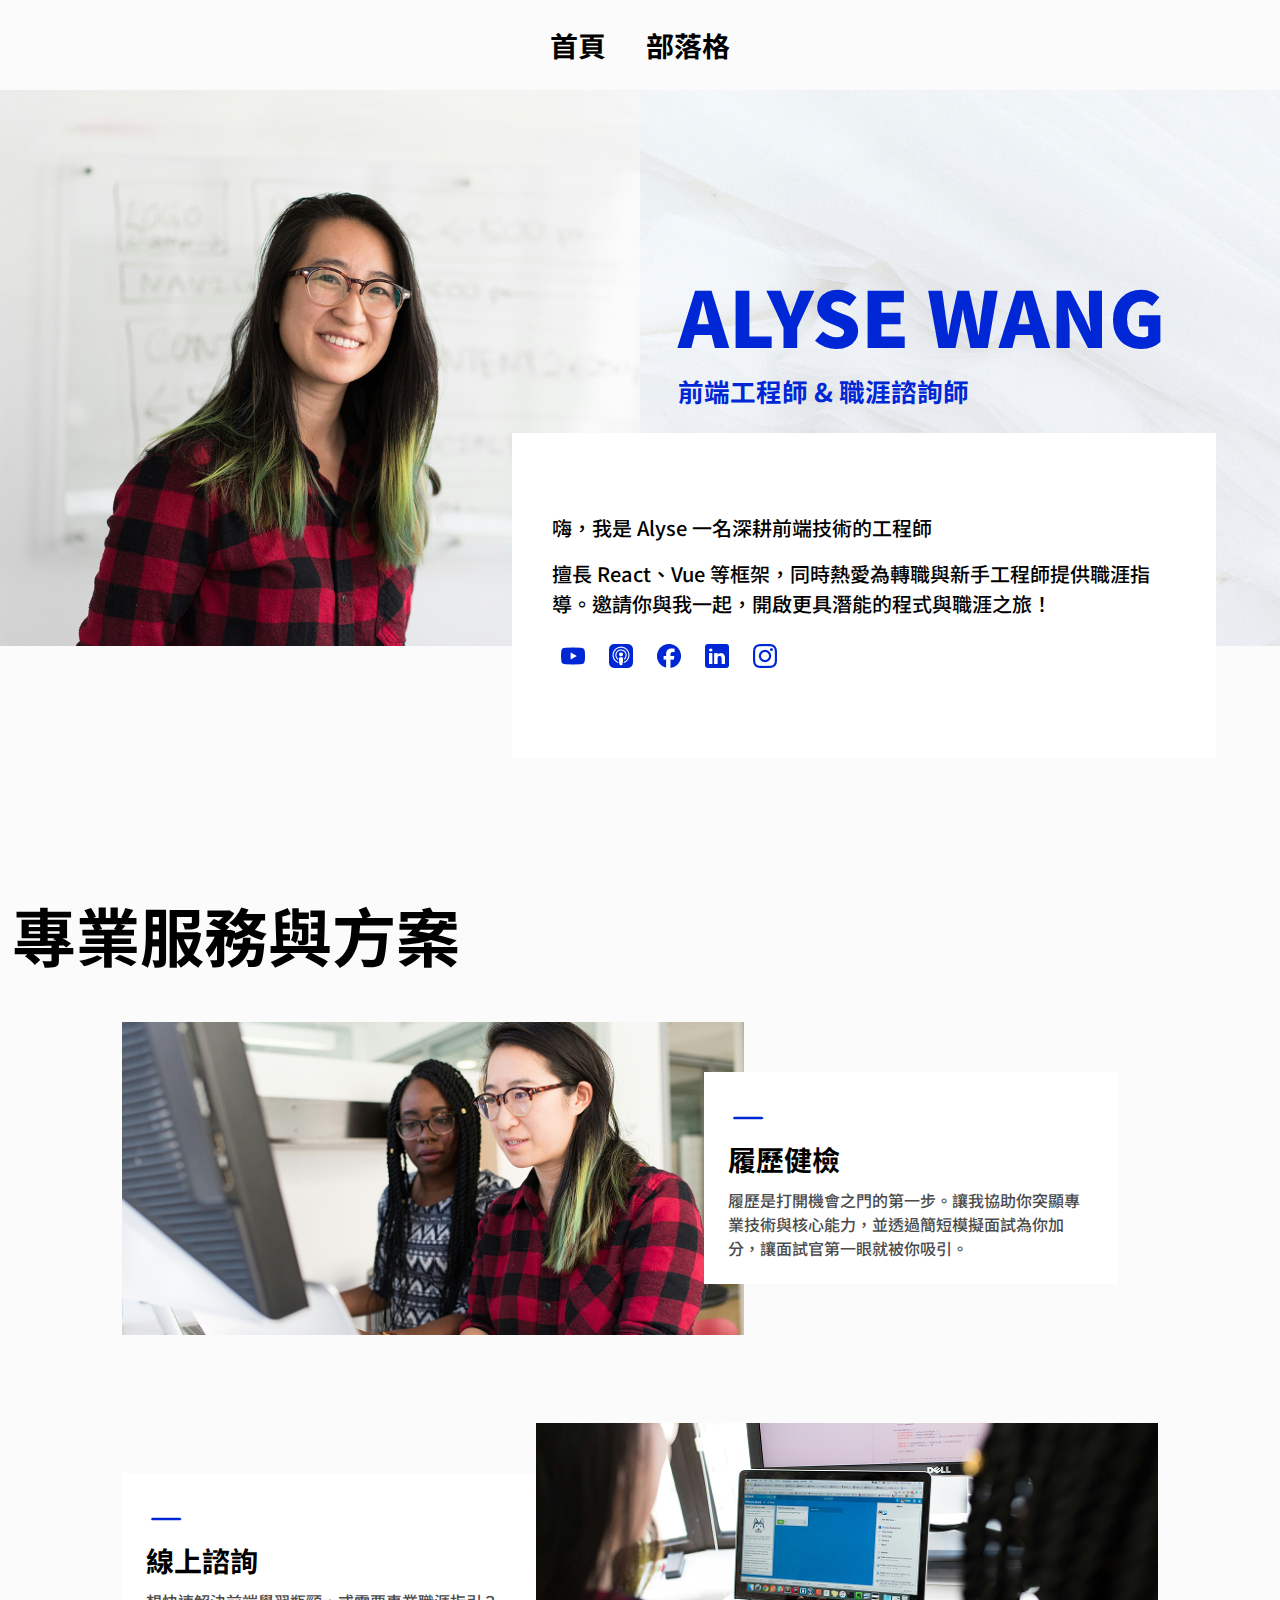
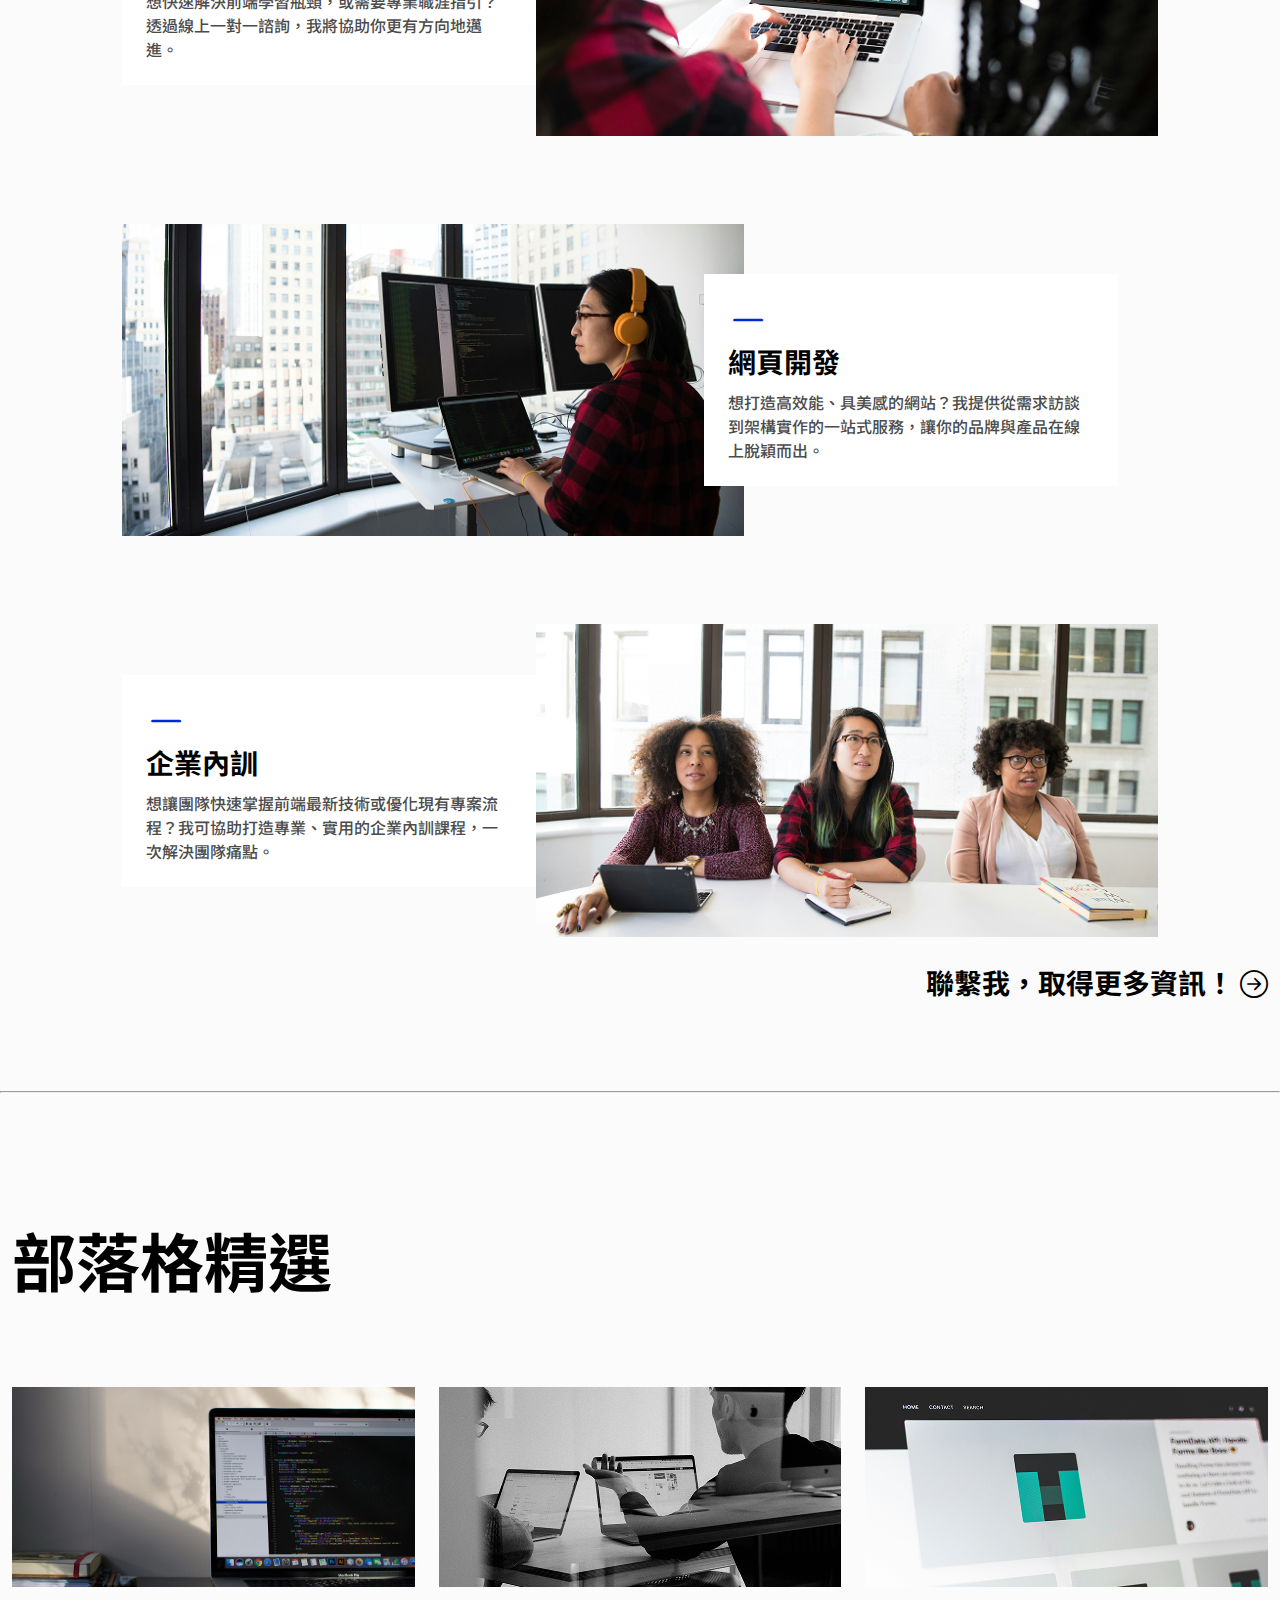
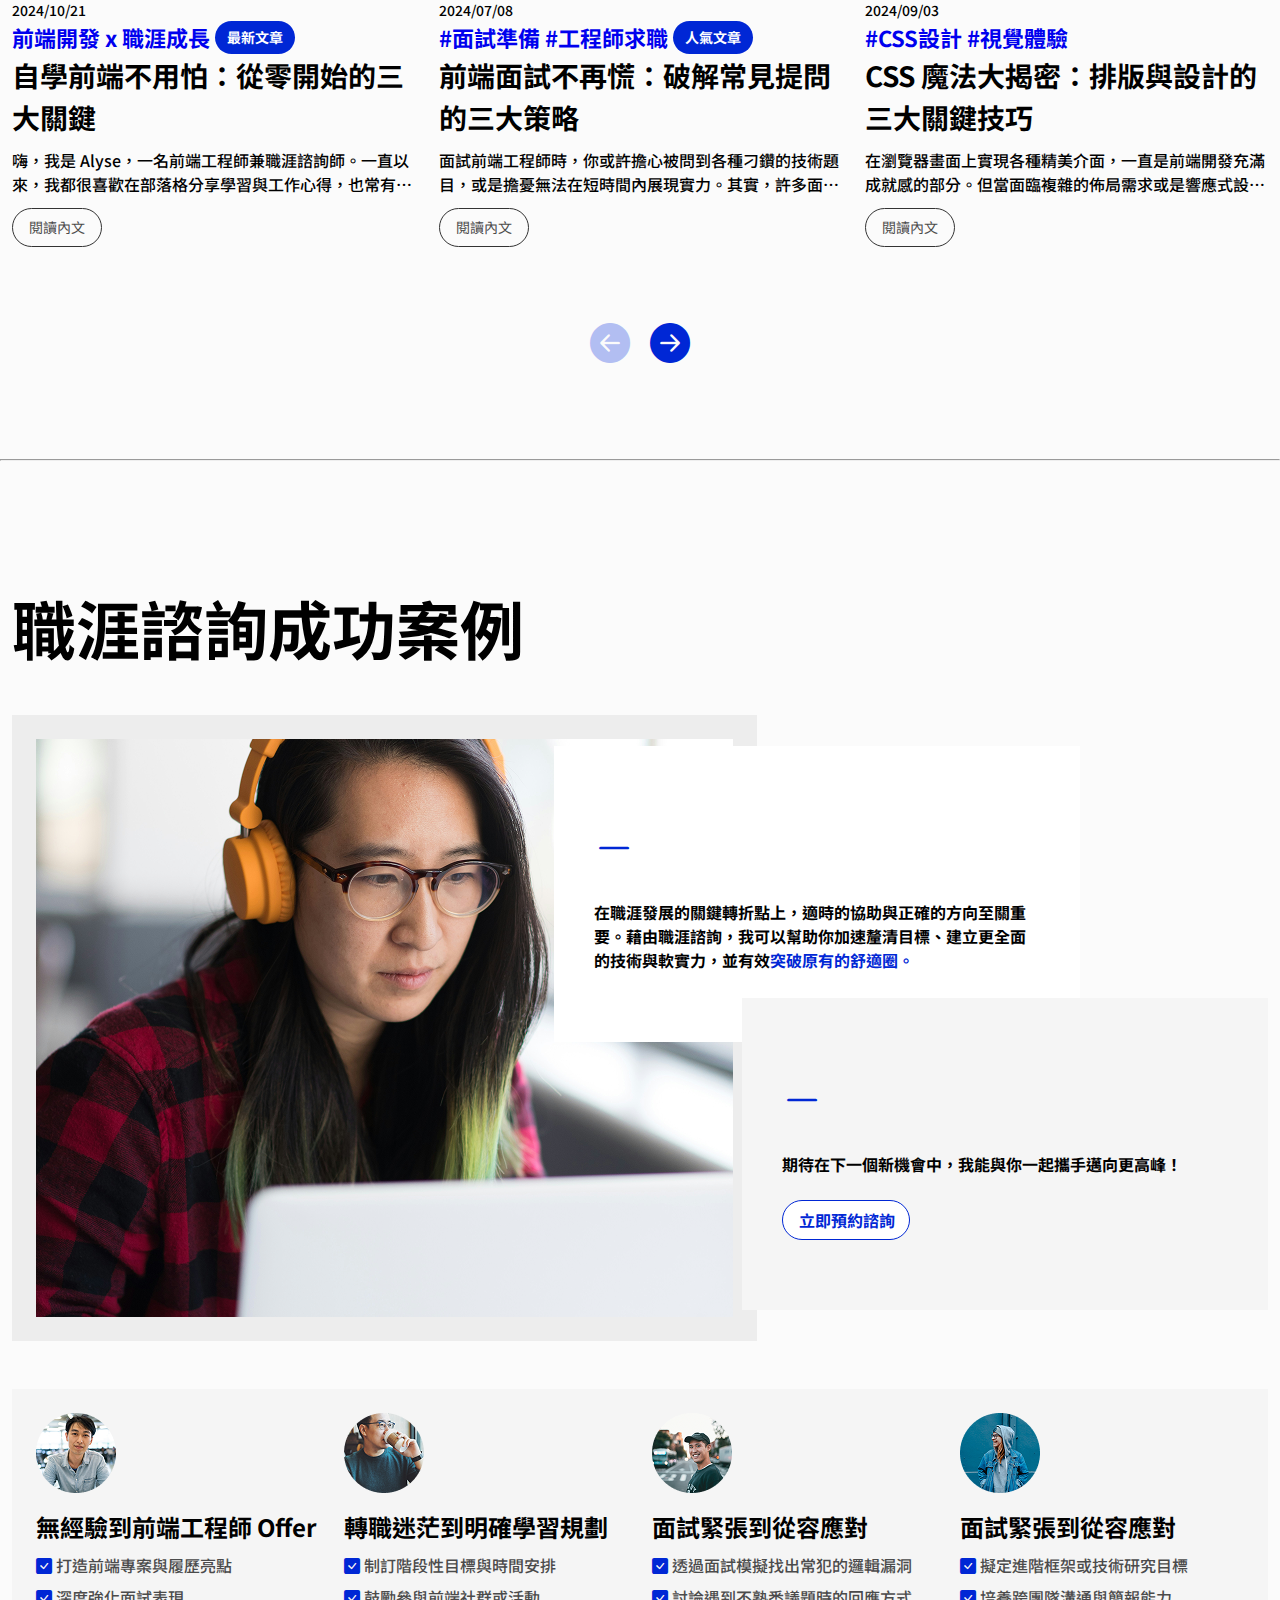
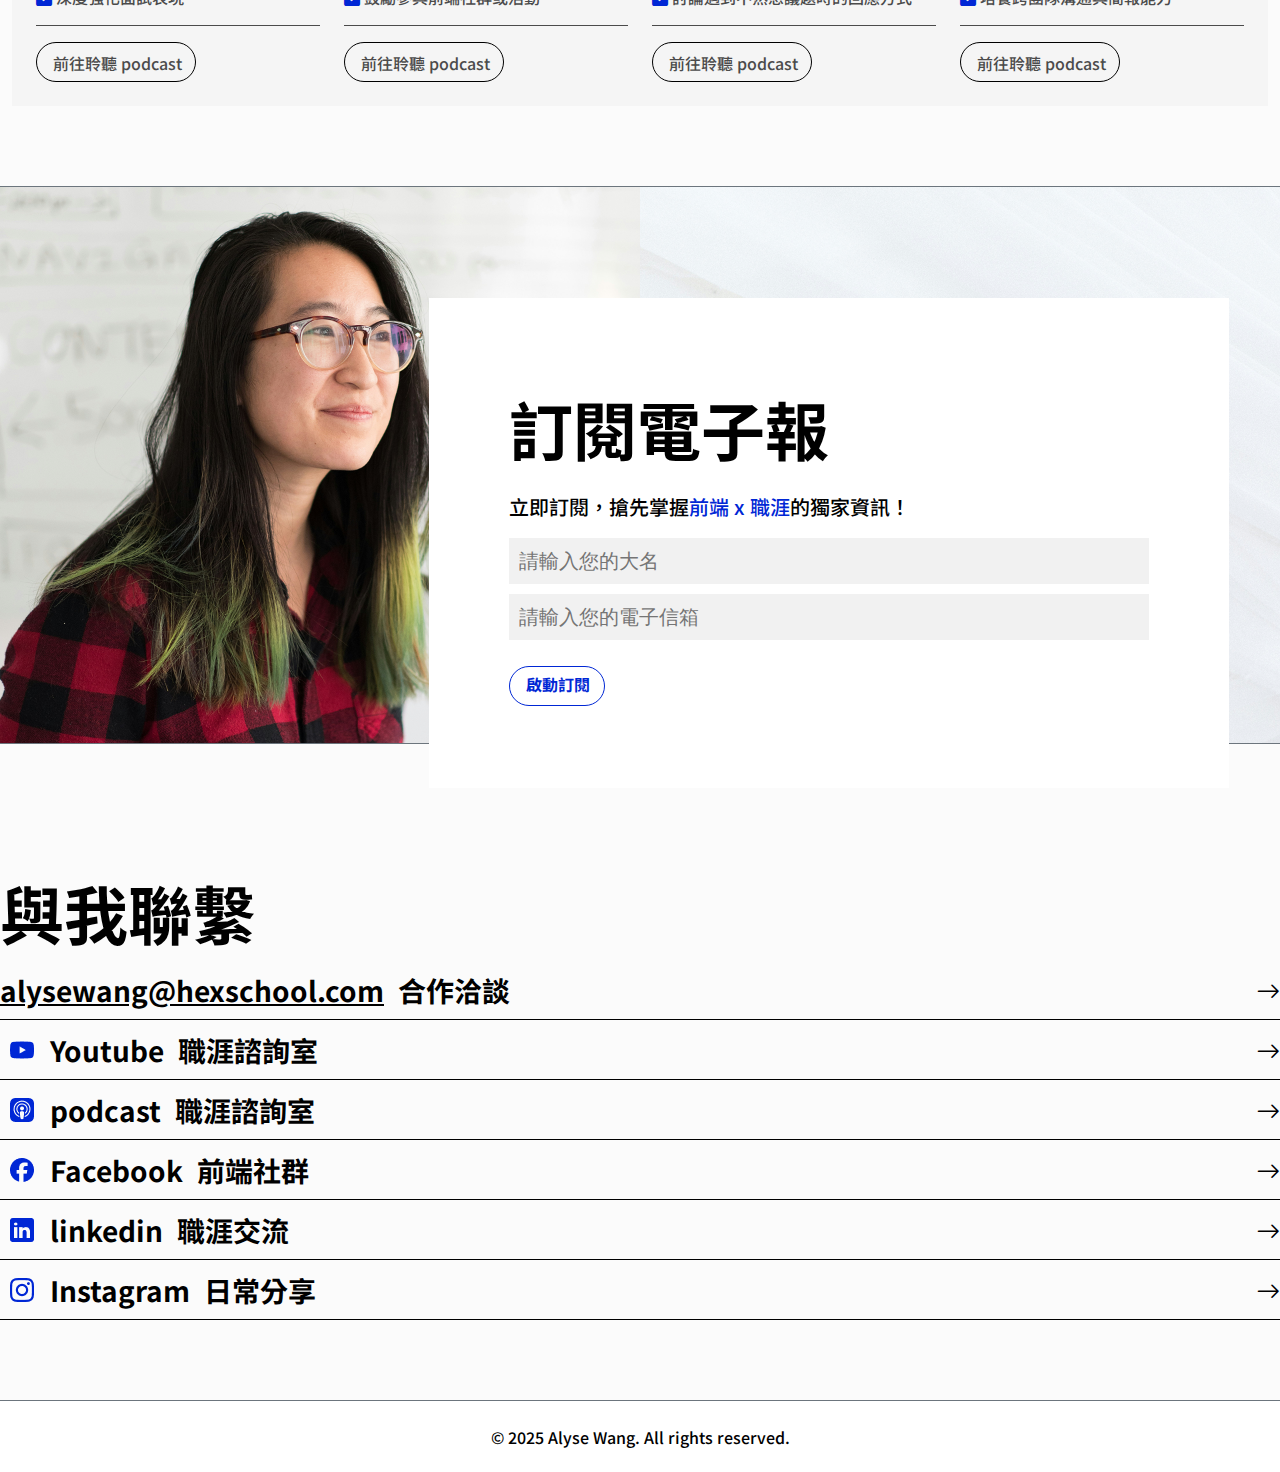
<file: index.html>
<!DOCTYPE html>
<html lang="en">

<head>
    <meta charset="UTF-8">
    <meta name="viewport" content="width=device-width, initial-scale=1.0">
    <title>Alyse Wang - Homepage</title>
    <link rel="stylesheet" href="css/all.css">
</head>

<body>
    <header>
        <div class="nav-bar">
            <a href="index.html" class="nav-link">首頁</a>
            <a href="blog.html" class="nav-link">部落格</a>
        </div>
        <div class="hero-section hero-section-index">
            <div class="hero-section-photo-group">
                <img class="hero-section-photo" src="images/index/Hero Section.png" alt="Alyse Wang">
                <img class="hero-section-bg hero-section-bg-index" src="images/index/Hero Section2.png"
                    alt="Hero Section Background">
            </div>
            <div class="hero-section-text hero-section-text-index">
                <h1 class="hero-section-text-title">ALYSE WANG</h1>
                <p class="hero-section-text-detail">前端工程師 & 職涯諮詢師</p>
            </div>
            <div class="hero-section-intro">
                <p>嗨，我是 Alyse 一名深耕前端技術的工程師</p>
                <p>擅長 React、Vue 等框架，同時熱愛為轉職與新手工程師提供職涯指導。邀請你與我一起，開啟更具潛能的程式與職涯之旅！</p>
                <ul class="contact-social">
                    <li class="contact-social-link"><a href="#"><img src="images/index/yt.png" alt="Youtube"></a></li>
                    <li class="contact-social-link"><a href="#"><img src="images/index/ap.png" alt="Apple Podcast"></a>
                    </li>
                    <li class="contact-social-link"><a href="#"><img src="images/index/fb.png" alt="Facebook"></a></li>
                    <li class="contact-social-link"><a href="#"><img src="images/index/li.png" alt="LinkedIn"></a></li>
                    <li class="contact-social-link"><a href="#"><img src="images/index/ig.png" alt="Instagram"></a></li>
                </ul>
            </div>
        </div>
    </header>
    <div class="container">
        <h2 class="container-title container-title-mt160">專業服務與方案</h2>
        <ul class="container-service">
            <li class="services services-ml">
                <img src="images/index/photo.png" alt="履歷健檢">
                <div class="services-info services-info-ml">
                    <i class="bi bi-dash-lg"></i>
                    <h3>履歷健檢</h3>
                    <p>履歷是打開機會之門的第一步。讓我協助你突顯專業技術與核心能力，並透過簡短模擬面試為你加分，讓面試官第一眼就被你吸引。</p>
                </div>
            </li>
            <li class="services services-mr">
                <img src="images/index/photo2.png" alt="線上諮詢">
                <div class="services-info services-info-mr">
                    <i class="bi bi-dash-lg"></i>
                    <h3>線上諮詢</h3>
                    <p>想快速解決前端學習瓶頸，或需要專業職涯指引？透過線上一對一諮詢，我將協助你更有方向地邁進。</p>
                </div>
            </li>
            <li class="services services-ml">
                <img src="images/index/photo3.png" alt="網頁開發">
                <div class="services-info services-info-ml">
                    <i class="bi bi-dash-lg"></i>
                    <h3>網頁開發</h3>
                    <p>想打造高效能、具美感的網站？我提供從需求訪談到架構實作的一站式服務，讓你的品牌與產品在線上脫穎而出。</p>
                </div>
            </li>
            <li class="services services-mr">
                <img src="images/index/photo4.png" alt="企業內訓">
                <div class="services-info services-info-mr">
                    <i class="bi bi-dash-lg"></i>
                    <h3>企業內訓</h3>
                    <p>想讓團隊快速掌握前端最新技術或優化現有專案流程？我可協助打造專業、實用的企業內訓課程，一次解決團隊痛點。</p>
                </div>
            </li>
        </ul>
        <div class="direct-contact">
            <a href="#" class="direct-contact-us">
                聯繫我，取得更多資訊！
                <i class="bi bi-arrow-right-circle"></i>
            </a>
        </div>
    </div>
    <hr class="full-width-divider">
    <div class="container">
        <h2 class="container-title">部落格精選</h2>
        <div class="carousel-wrapper">
            <ul class="container-card ">
                <li class="card card-blog">
                    <div class="card-image">
                        <img src="images/blog/About Section.png" alt="前端作品集打造指南">
                    </div>
                    <time datetime="2024-10-21">2024/10/21</time>
                    <div class="hashtags">
                        <a href="#" class="hashtags-link">前端開發 x 職涯成長</a>
                        <a href="#" class="popular">最新文章</a>
                    </div>
                    <h2 class="card-title">自學前端不用怕：從零開始的三大關鍵</h2>
                    <p class="card-article">嗨，我是 Alyse，一名前端工程師兼職涯諮詢師。一直以來，我都很喜歡在部落格分享學習與工作心得，也常有讀者問：「我想轉職/自學前端，該從哪裡開始？」
                        其實自學的過程既自由又具挑戰性。我整理了三大關鍵，幫助你在短期內建立紮實基礎，並快速累積實戰經驗。希望能替你的前端之路帶來一些啟發與動力！</p>
                    <a class="card-readmore-btn" href="blog-content.html">閱讀內文</a>
                </li>
                <li class="card card-hide">
                    <div class="card-image">
                        <img src="images/blog/photo3.png" alt="工程師求職面試準備">
                    </div>
                    <time datetime="2024-07-08">2024/07/08</time>
                    <div class="hashtags">
                        <a href="#" class="hashtags-link">#面試準備</a>
                        <a href="#" class="hashtags-link">#工程師求職</a>
                        <a href="#" class="popular">人氣文章</a>
                    </div>
                    <h2 class="card-title">前端面試不再慌：破解常見提問的三大策略</h2>
                    <p class="card-article">
                        面試前端工程師時，你或許擔心被問到各種刁鑽的技術題目，或是擔憂無法在短時間內展現實力。其實，許多面試官關注的重點並不僅是程式碼本身，更包含問題解決的流程與溝通能力。這篇文章將分享我在面試過程中常見的三大難題，以及如何以更具條理的方式回應，讓你在面試場合中脫穎而出。
                    </p>
                    <a class="card-readmore-btn" href="#">閱讀內文</a>
                </li>
                <li class="card card-hide">
                    <div class="card-image">
                        <img src="images/blog/photo2.png" alt="CSS設計">
                    </div>
                    <time datetime="2024-09-03">2024/09/03</time>
                    <div class="hashtags">
                        <a href="#" class="hashtags-link">#CSS設計</a>
                        <a href="#" class="hashtags-link">#視覺體驗</a>
                    </div>
                    <h2 class="card-title">CSS 魔法大揭密：排版與設計的三大關鍵技巧</h2>
                    <p class="card-article">
                        在瀏覽器畫面上實現各種精美介面，一直是前端開發充滿成就感的部分。但當面臨複雜的佈局需求或是響應式設計時，往往讓人抓破頭皮。這篇文章想跟大家分享我在實務專案中累積的三大技巧，幫助你更有效率地駕馭
                        CSS，打造兼具美感與功能性的網頁。</p>
                    <a class="card-readmore-btn" href="#">閱讀內文</a>
                </li>
            </ul>
            <div class="arrows">
                <div class="arrow-left"><i class="bi bi-arrow-left-circle-fill"></i></div>
                <div class="arrow-right"><a href="#">
                        <i class="bi bi-arrow-right-circle-fill"></i>
                    </a>
                </div>
            </div>
        </div>
    </div>
    <hr class="full-width-divider">
    <div class="container">
        <h2 class="container-title container-title-wrap">職涯諮詢成功案例</h2>
        <div class="container-cases">
            <div class="appointment">
                <div class="appointment-img">
                    <picture>
                        <source media="(max-width: 375px)" srcset="images/index/photo8-mobile.png">
                        <source media="(min-width: 376px)" srcset="images/index/photo8.png">
                        <img src="images/index/photo8.png" alt="預約諮詢">
                    </picture>
                </div>
                <div class="appointment-text">
                    <i class="bi bi-dash-lg"></i>
                    <p>在職涯發展的關鍵轉折點上，適時的協助與正確的方向至關重要。藉由職涯諮詢，我可以幫助你加速釐清目標、建立更全面的技術與軟實力，並有效<span
                            style="color: #0027D5">突破原有的舒適圈。</span></p>
                </div>
                <div class="appointment-now">
                    <i class="bi bi-dash-lg"></i>
                    <p>期待在下一個新機會中，我能與你一起攜手邁向更高峰！</p>
                    <a href="#" class="appointment-now-btn">立即預約諮詢</a>
                </div>
            </div>
            <div class="podcasts">
                <ul class="podcasts-group">
                    <li class="podcasts-podcast">
                        <img src="images/index/people.png" alt="">
                        <div class="podcasts-podcast-text">
                            <h4>無經驗到前端工程師 Offer</h4>
                            <p>
                                <i class="bi bi-check-square-fill"></i>
                                打造前端專案與履歷亮點
                            </p>
                            <p>
                                <i class="bi bi-check-square-fill"></i>
                                深度強化面試表現
                            </p>
                        </div>
                        <a href="#">前往聆聽 podcast</a>
                    </li>
                    <li class="podcasts-podcast">
                        <img src="images/index/people2.png" alt="">
                        <div class="podcasts-podcast-text">
                            <h4>轉職迷茫到明確學習規劃</h4>
                            <p>
                                <i class="bi bi-check-square-fill"></i>
                                制訂階段性目標與時間安排
                            </p>
                            <p>
                                <i class="bi bi-check-square-fill"></i>
                                鼓勵參與前端社群或活動
                            </p>
                        </div>
                        <a href="#">前往聆聽 podcast</a>
                    </li>
                    <li class="podcasts-podcast">
                        <img src="images/index/people3.png" alt="">
                        <div class="podcasts-podcast-text">
                            <h4>面試緊張到從容應對</h4>
                            <p>
                                <i class="bi bi-check-square-fill"></i>
                                透過面試模擬找出常犯的邏輯漏洞
                            </p>
                            <p>
                                <i class="bi bi-check-square-fill"></i>
                                討論遇到不熟悉議題時的回應方式
                            </p>
                        </div>
                        <a href="#">前往聆聽 podcast</a>
                    </li>
                    <li class="podcasts-podcast">
                        <img src="images/index/people4.png" alt="">
                        <div class="podcasts-podcast-text">
                            <h4>面試緊張到從容應對</h4>
                            <p>
                                <i class="bi bi-check-square-fill"></i>
                                擬定進階框架或技術研究目標
                            </p>
                            <p>
                                <i class="bi bi-check-square-fill"></i>
                                培養跨團隊溝通與簡報能力
                            </p>
                        </div>
                        <a href="#">前往聆聽 podcast</a>
                    </li>
                </ul>
            </div>
        </div>
    </div>
    <div class="footer-hero-part">
        <img class="hero-part-photo" src="images/index/photo9.png" alt="Alyse Wang">
        <img class="hero-part-bg" src="images/index/Hero Section2.png" alt="Hero Section Background">
        <div class="hero-part-text-container">    
            <div class="hero-part-text">
                <h2 class="hero-part-text-title">訂閱電子報</h1>
                    <p class="hero-part-text-detail">立即訂閱，搶先掌握<span style="color: #0027D5">前端 x 職涯</span>的獨家資訊！</p>
                    <div class="hero-part-text-input">
                        <input type="text" placeholder="請輸入您的大名">
                        <input type="email" placeholder="請輸入您的電子信箱">
                    </div>
                    <a href="#" class="submit-btn">啟動訂閱</a>
            </div>
        </div>
    </div>
    <footer>
        <div class="contactme" id="contactme">
            <h2 class="contactme-title">與我聯繫</h2>
            <ul class="contactme-social">
                <li class="contactme-social-link contactme-social-link-1th">
                    <a href="mailto:alysewang@hexschool.com">
                        <p><span style="text-decoration: underline;">alysewang@hexschool.com</span> 合作洽談</p>
                        <i class="bi bi-arrow-right"></i>
                    </a>
                </li>
                <li class="contactme-social-link">
                    <a href="#">
                        <div class="contactme-social-link-text">
                            <img src="images/index/yt.png" alt="Youtube">Youtube 職涯諮詢室
                        </div>
                        <i class="bi bi-arrow-right"></i>
                    </a>
                </li>
                <li class="contactme-social-link">
                    <a href="#">
                        <div class="contactme-social-link-text">
                            <img src="images/index/ap.png" alt="Apple Podcast">podcast 職涯諮詢室
                        </div>
                        <i class="bi bi-arrow-right"></i>
                    </a>
                </li>
                <li class="contactme-social-link">
                    <a href="#">
                        <div class="contactme-social-link-text">
                            <img src="images/index/fb.png" alt="Facebook">Facebook 前端社群
                        </div>
                        <i class="bi bi-arrow-right"></i>
                    </a>
                </li>
                <li class="contactme-social-link">
                    <a href="#">
                        <div class="contactme-social-link-text">
                            <img src="images/index/li.png" alt="LinkedIn">linkedin 職涯交流
                        </div>
                        <i class="bi bi-arrow-right"></i>
                    </a>
                </li>
                <li class="contactme-social-link">
                    <a href="#">
                        <div class="contactme-social-link-text">
                            <img src="images/index/ig.png" alt="Instagram">Instagram 日常分享
                        </div>
                        <i class="bi bi-arrow-right"></i>
                    </a>

                </li>
            </ul>
        </div>
        <p class="footer-footer footer-footer-index">© 2025 Alyse Wang. All rights reserved.</p>
    </footer>
</body>

</html>
</file>
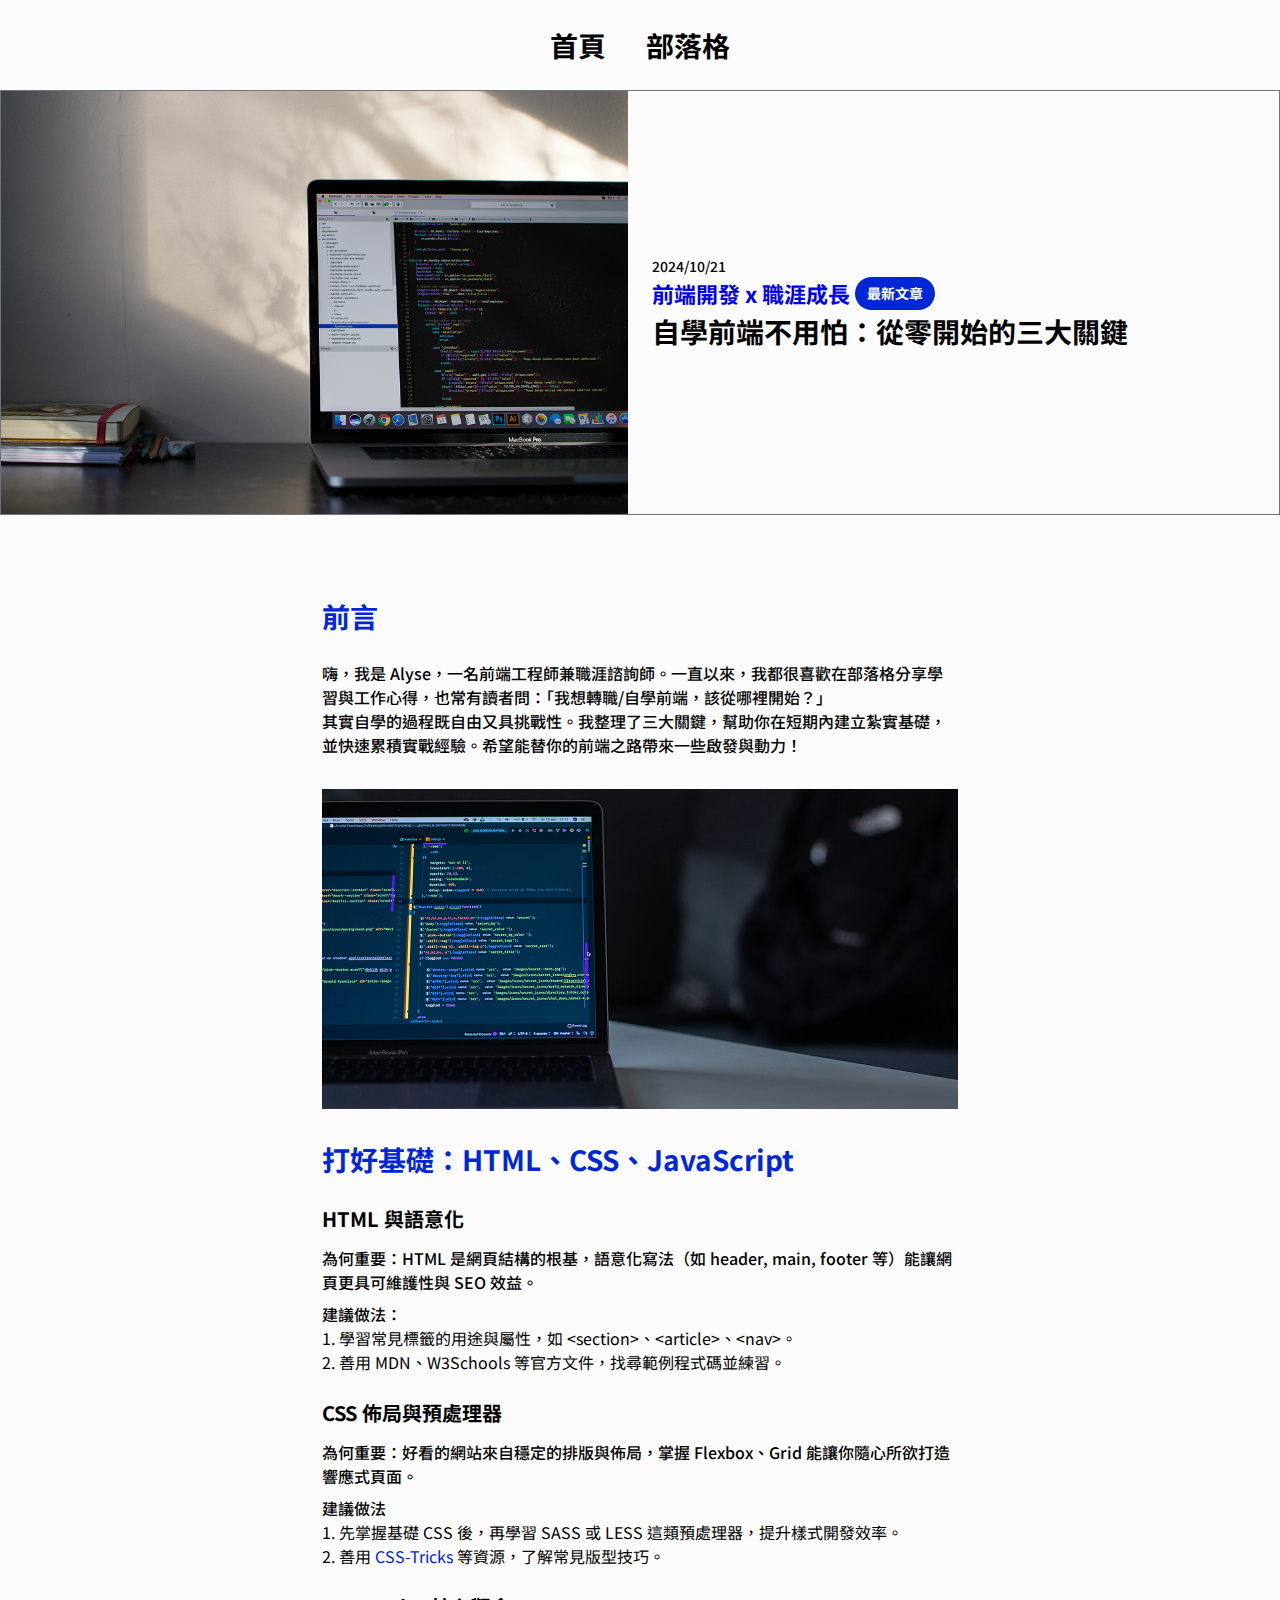
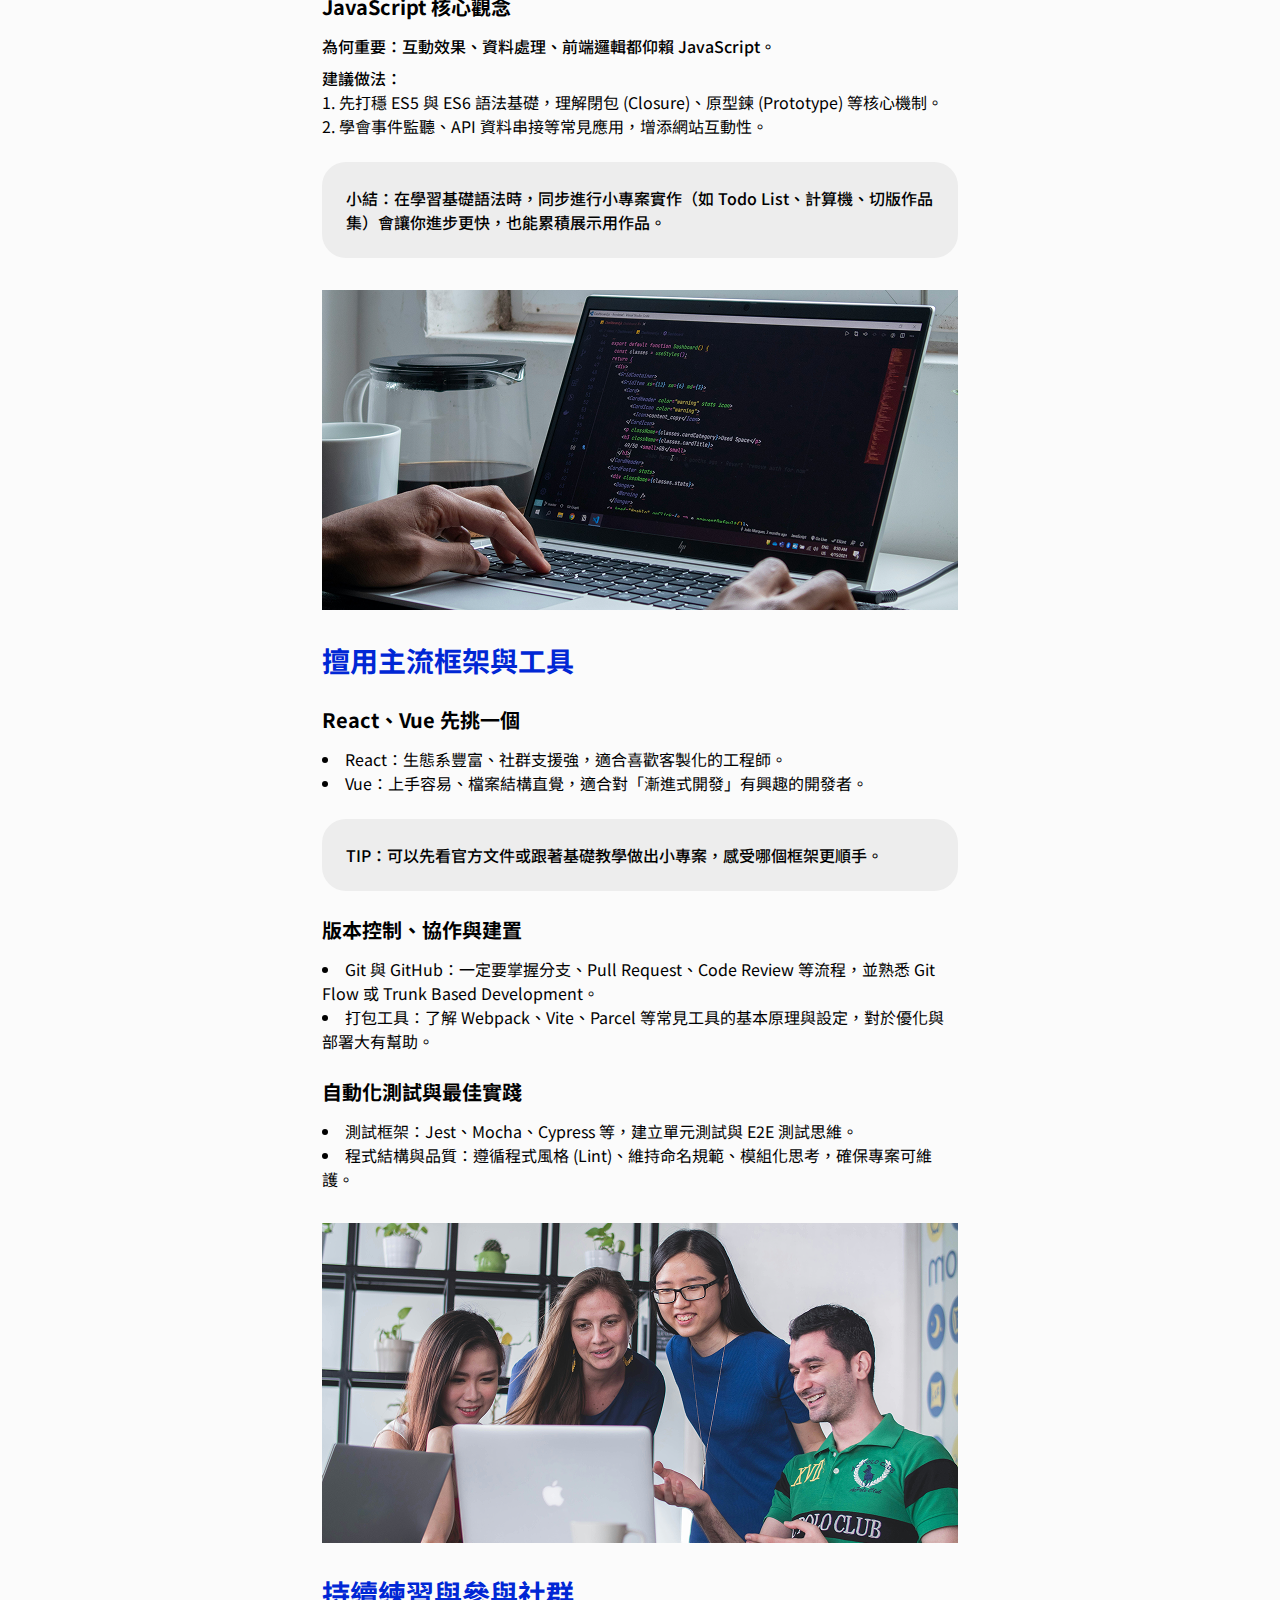
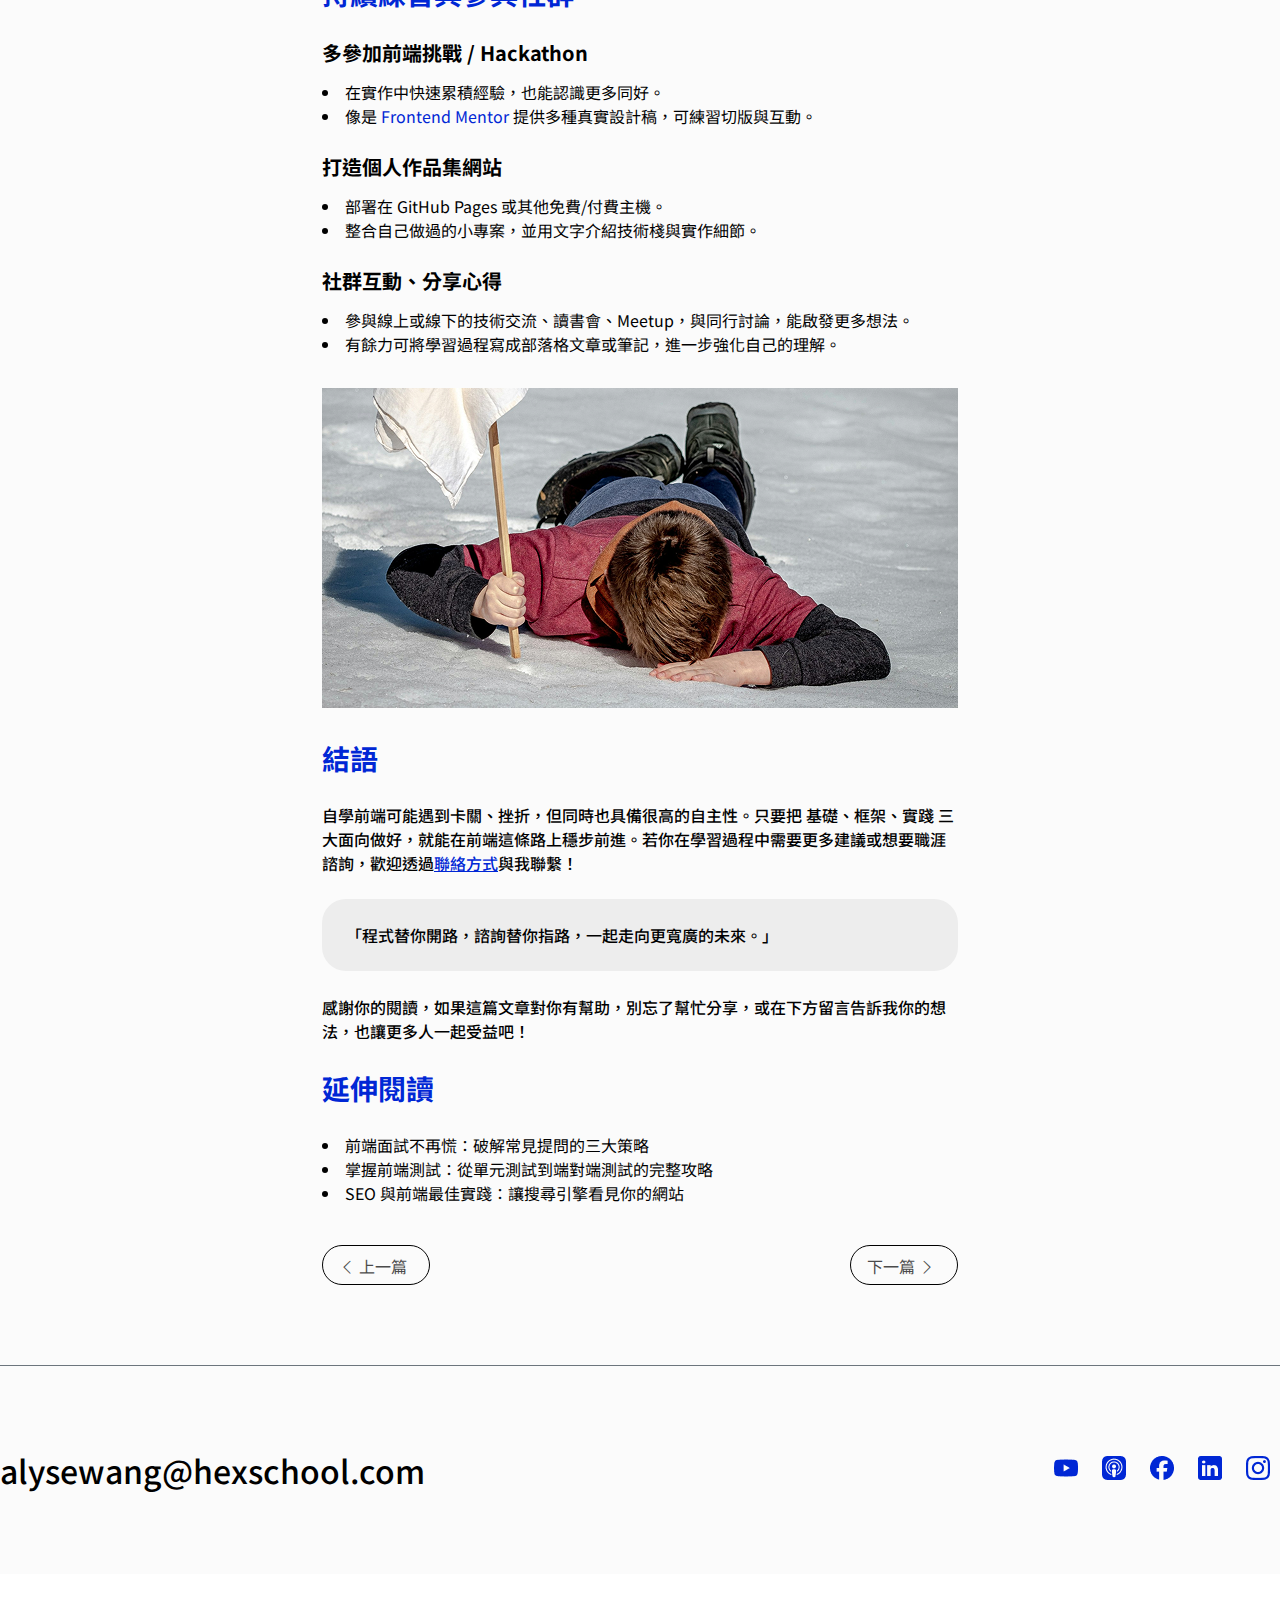
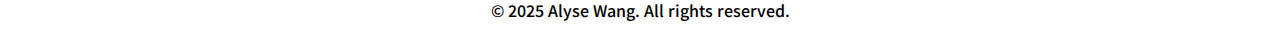
<file: blog-content.html>
<!DOCTYPE html>
<html lang="en">
<head>
    <meta charset="UTF-8">
    <meta name="viewport" content="width=device-width, initial-scale=1.0">
    <title>Alyse Wang - 24/10/21 - Front-End learning</title>
    <link rel="stylesheet" href="css/all.css">
</head>
<body>
    <header>
        <div class="nav-bar">
            <a href="index.html" class="nav-link">首頁</a>
            <a href="blog.html" class="nav-link">部落格</a>
        </div>
        <div class="highlight-card">
            <div class="highlight-card-image">
                <img src="images/blog/About Section.png" alt="最新文章前端自學">
            </div>
            <div class="highlight-card-detail">
                <time datetime="2024-10-21">2024/10/21</time>
                <div class="hashtags">
                    <a href="#" class="hashtags-link">前端開發 x 職涯成長</a>
                    <a href="#" class="popular">最新文章</a>
                </div>
                <h2 class="card-title">自學前端不用怕：從零開始的三大關鍵</h2>
            </div>
        </div>
    </header>
    <div class="container">
        <div class="article-container">
            <h3 class="article-container-title-1st">前言</h3>
            <p>嗨，我是 Alyse，一名前端工程師兼職涯諮詢師。一直以來，我都很喜歡在部落格分享學習與工作心得，也常有讀者問：「我想轉職/自學前端，該從哪裡開始？」</p>
            <p>其實自學的過程既自由又具挑戰性。我整理了三大關鍵，幫助你在短期內建立紮實基礎，並快速累積實戰經驗。希望能替你的前端之路帶來一些啟發與動力！</p>
            <div class="article-container-img">
                <picture>
                    <source media="(max-width: 375px)" srcset="images/blog-content/content1-mobile.png">
                    <source media="(min-width: 376px)" srcset="images/blog-content/content1.png">
                    <img src="images/blog-content/content1.png" alt="Content 1">
                </picture>
            </div>
            <h3>打好基礎：HTML、CSS、JavaScript</h3>
            <div class="article-block">
                <h4>HTML 與語意化</h4>
                <p>為何重要：HTML 是網頁結構的根基，語意化寫法（如 header, main, footer 等）能讓網頁更具可維護性與 SEO 效益。</p>
                <p class="list-title">建議做法：</p>
                <ul class="list-number">
                    <li>學習常見標籤的用途與屬性，如 &lt;section&gt;、&lt;article&gt;、&lt;nav&gt;。</li>
                    <li>善用 MDN、W3Schools 等官方文件，找尋範例程式碼並練習。</li>
                </ul>
            </div>
            <div class="article-block">
                <h4>CSS 佈局與預處理器</h4>
                <p>為何重要：好看的網站來自穩定的排版與佈局，掌握 Flexbox、Grid 能讓你隨心所欲打造響應式頁面。</p>
                <p class="list-title">建議做法</p>
                <ul class="list-number">
                    <li>先掌握基礎 CSS 後，再學習 SASS 或 LESS 這類預處理器，提升樣式開發效率。</li>
                    <li>善用 <a href="#">CSS-Tricks</a> 等資源，了解常見版型技巧。</li>
                </ul>
            </div>
            <div class="article-block">
                <h4>JavaScript 核心觀念</h4>
                <p>為何重要：互動效果、資料處理、前端邏輯都仰賴 JavaScript。</p>
                <p class="list-title">建議做法：</p>
                <ul class="list-number">
                    <li>先打穩 ES5 與 ES6 語法基礎，理解閉包 (Closure)、原型鍊 (Prototype) 等核心機制。</li>
                    <li>學會事件監聽、API 資料串接等常見應用，增添網站互動性。</li>
                </ul>
            </div>
            <p class="note-block">小結：在學習基礎語法時，同步進行小專案實作（如 Todo List、計算機、切版作品集）會讓你進步更快，也能累積展示用作品。</p>
            <div class="article-container-img">
                <picture>
                    <source media="(max-width: 375px)" srcset="images/blog-content/content2-mobile.png">
                    <source media="(min-width: 376px)" srcset="images/blog-content/content2.png">
                    <img src="images/blog-content/content2.png" alt="Content 2">
                </picture>
            </div>
            <h3>擅用主流框架與工具</h3>
            <div class="article-block">
                <h4>React、Vue 先挑一個</h4>
                <ul class="list-disc">
                    <li>React：生態系豐富、社群支援強，適合喜歡客製化的工程師。</li>
                    <li>Vue：上手容易、檔案結構直覺，適合對「漸進式開發」有興趣的開發者。</li>
                </ul>
            </div>
            <p class="note-block">TIP：可以先看官方文件或跟著基礎教學做出小專案，感受哪個框架更順手。</p>
            <div class="article-block">
                <h4>版本控制、協作與建置</h4>
                <ul class="list-disc">
                    <li>Git 與 GitHub：一定要掌握分支、Pull Request、Code Review 等流程，並熟悉 Git Flow 或 Trunk Based Development。</li>
                    <li>打包工具：了解 Webpack、Vite、Parcel 等常見工具的基本原理與設定，對於優化與部署大有幫助。</li>
                </ul>
            </div>
            <div class="article-block">
                <h4>自動化測試與最佳實踐</h4>
                <ul class="list-disc">
                    <li>測試框架：Jest、Mocha、Cypress 等，建立單元測試與 E2E 測試思維。</li>
                    <li>程式結構與品質：遵循程式風格 (Lint)、維持命名規範、模組化思考，確保專案可維護。</li>
                </ul>
            </div>
            <div class="article-container-img">
                <picture>
                    <source media="(max-width: 375px)" srcset="images/blog-content/content3-mobile.png">
                    <source media="(min-width: 376px)" srcset="images/blog-content/content3.png">
                    <img src="images/blog-content/content3.png" alt="Content 3">
                </picture>
            </div>
            <h3>持續練習與參與社群</h3>
            <div class="article-block">
                <h4>多參加前端挑戰 / Hackathon</h4>
                <ul class="list-disc">
                    <li>在實作中快速累積經驗，也能認識更多同好。</li>
                    <li>像是 <a href="#">Frontend Mentor</a> 提供多種真實設計稿，可練習切版與互動。</li>
                </ul>
            </div>
            <div class="article-block">
                <h4>打造個人作品集網站</h4>
                <ul class="list-disc">
                    <li>部署在 GitHub Pages 或其他免費/付費主機。</li>
                    <li>整合自己做過的小專案，並用文字介紹技術棧與實作細節。</li>
                </ul>
            </div>
            <div class="article-block">
                <h4>社群互動、分享心得</h4>
                <ul class="list-disc">
                    <li>參與線上或線下的技術交流、讀書會、Meetup，與同行討論，能啟發更多想法。</li>
                    <li>有餘力可將學習過程寫成部落格文章或筆記，進一步強化自己的理解。</li>
                </ul>
            </div>
            <div class="article-container-img">
                <picture>
                    <source media="(max-width: 375px)" srcset="images/blog-content/content4-mobile.png">
                    <source media="(min-width: 376px)" srcset="images/blog-content/content4.png">
                    <img src="images/blog-content/content4.png" alt="Content 4">
                    </picture>
            </div>
            <h3>結語</h3>
            <p class="article-container-conclusion">自學前端可能遇到卡關、挫折，但同時也具備很高的自主性。只要把 基礎、框架、實踐 三大面向做好，就能在前端這條路上穩步前進。若你在學習過程中需要更多建議或想要職涯諮詢，歡迎透過<a href="index.html#contactme">聯絡方式</a>與我聯繫！</p>
            <p class="note-block">「程式替你開路，諮詢替你指路，一起走向更寬廣的未來。」</p>
            <p class="article-container-conclusion">感謝你的閱讀，如果這篇文章對你有幫助，別忘了幫忙分享，或在下方留言告訴我你的想法，也讓更多人一起受益吧！</p>
            <h3>延伸閱讀</h3>
            <ul class="list-disc list-disc-extension">
                <li>前端面試不再慌：破解常見提問的三大策略</li>
                <li>掌握前端測試：從單元測試到端對端測試的完整攻略</li>
                <li>SEO 與前端最佳實踐：讓搜尋引擎看見你的網站</li>
            </ul>
            <div class="change-page">
                <a href="#">
                    <i class="bi bi-chevron-left"></i>
                    上一篇
                </a>
                <a href="#">
                    下一篇
                    <i class="bi bi-chevron-right"></i>
                </a>
            </div>

        </div>
    </div>
    <footer>
        <div class="contact">
            <p class="contact-mail"><a href="mailto:alysewang@hexschool.com">alysewang@hexschool.com</a></p>
            <ul class="contact-social">
                <li class="contact-social-link"><a href="#"><img src="images/index/yt.png" alt="Youtube"></a></li>
                <li class="contact-social-link"><a href="#"><img src="images/index/ap.png" alt="Apple Podcast"></a></li>
                <li class="contact-social-link"><a href="#"><img src="images/index/fb.png" alt="Facebook"></a></li>
                <li class="contact-social-link"><a href="#"><img src="images/index/li.png" alt="LinkedIn"></a></li>
                <li class="contact-social-link"><a href="#"><img src="images/index/ig.png" alt="Instagram"></a></li>
            </ul>
        </div>
        <p class="footer-footer">© 2025 Alyse Wang. All rights reserved.</p>
    </footer>
</body>
</html>
</file>
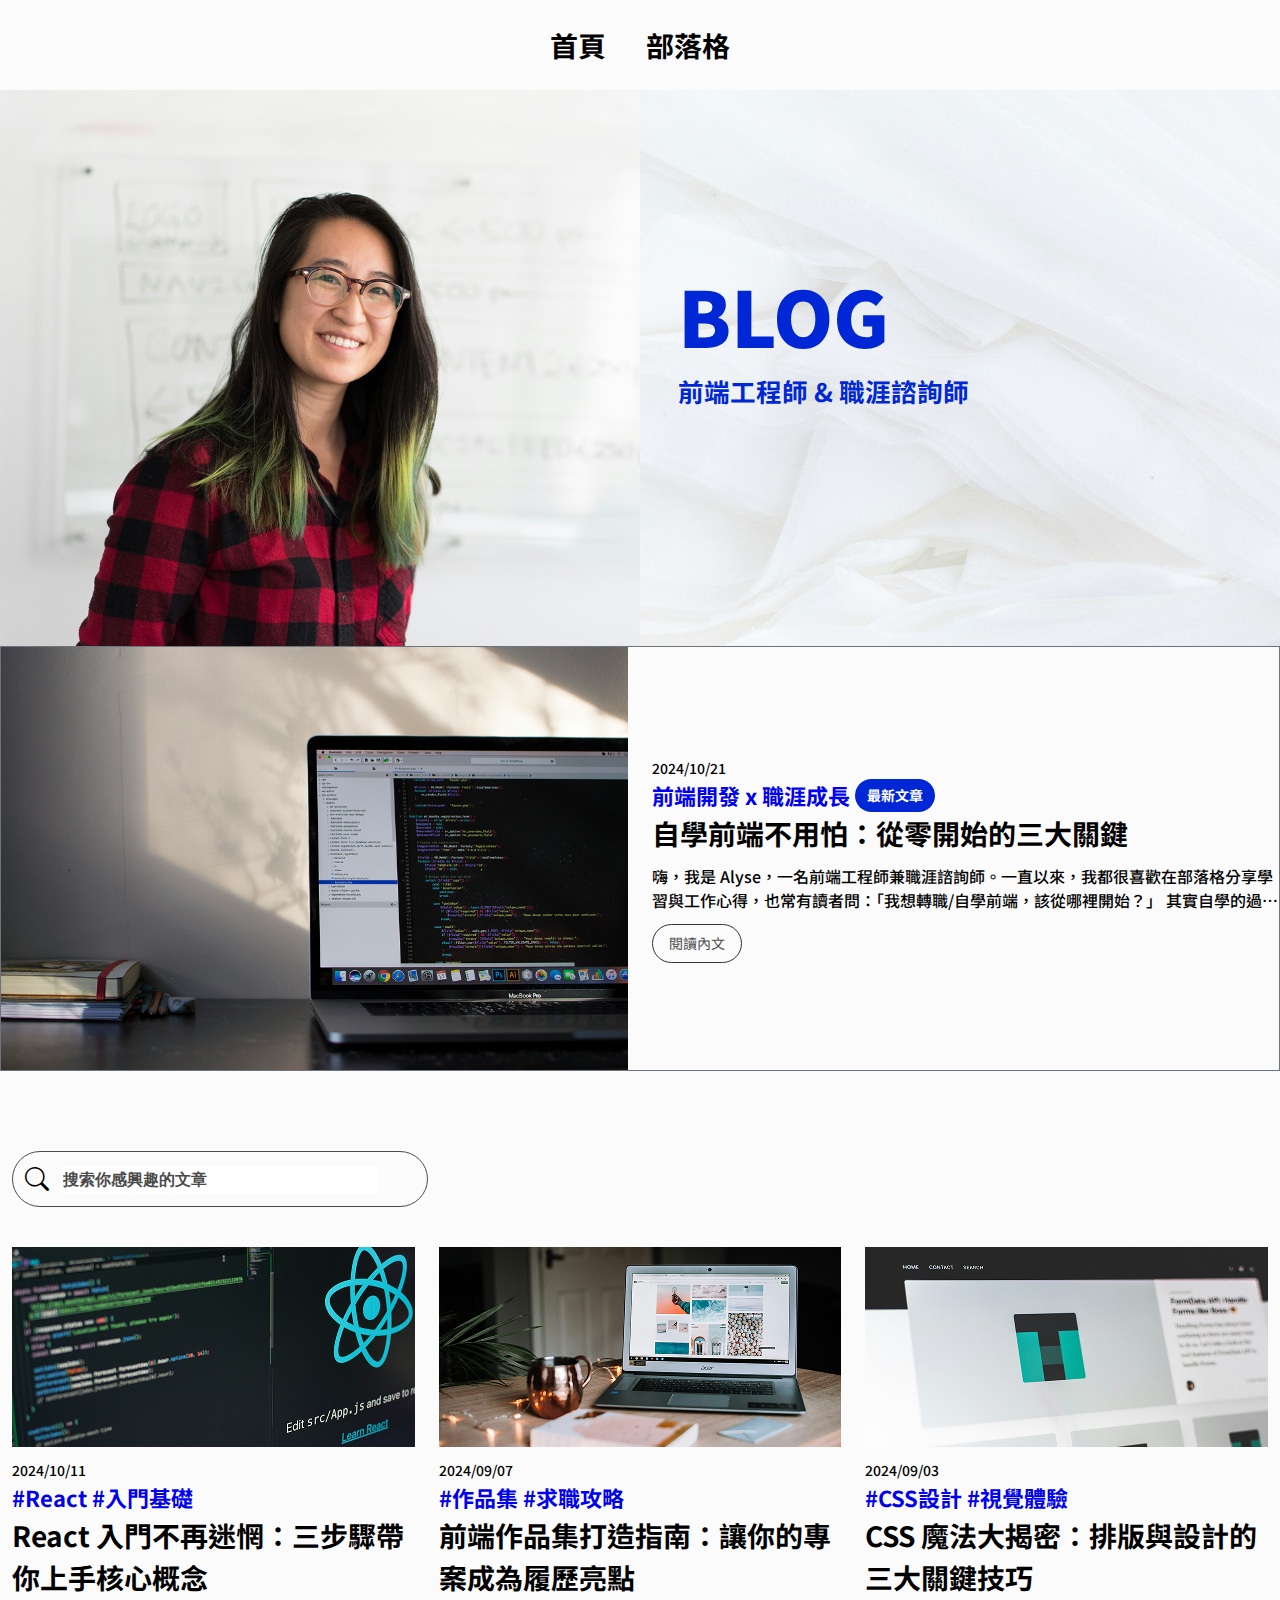
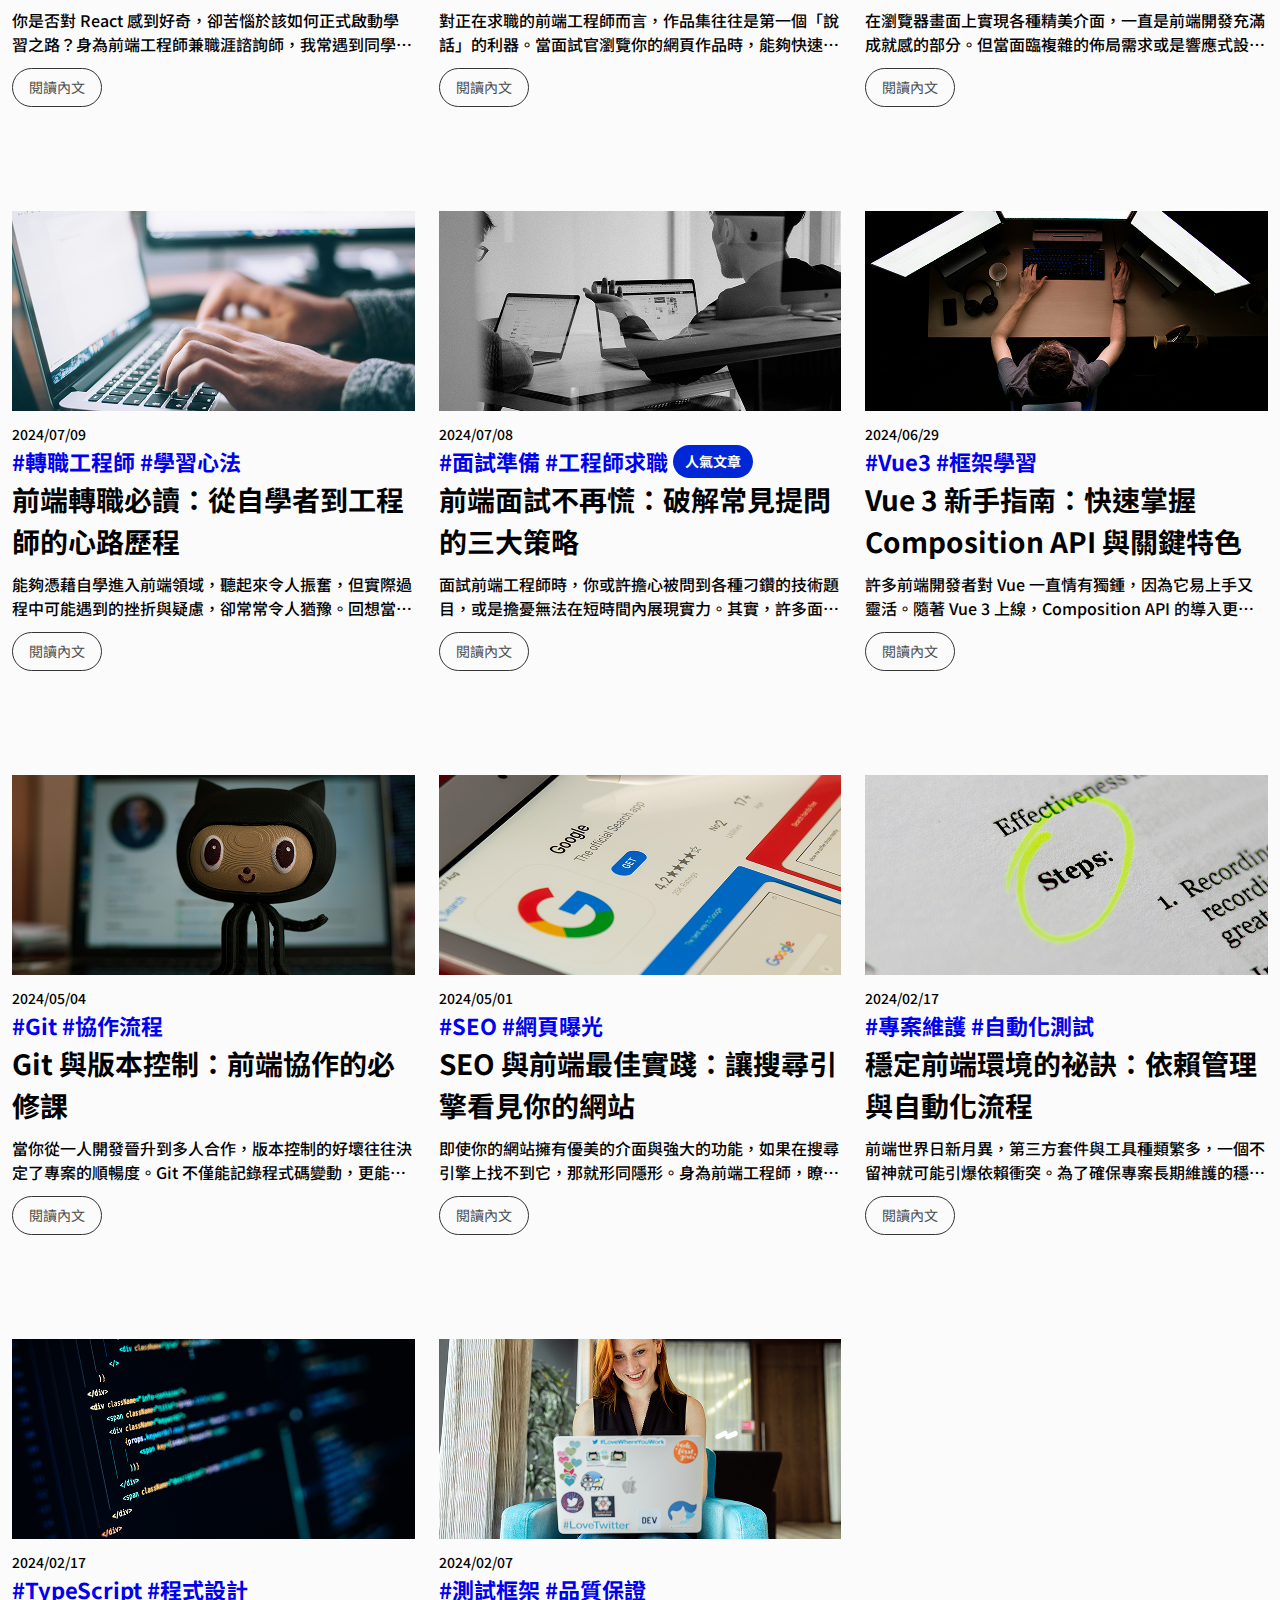
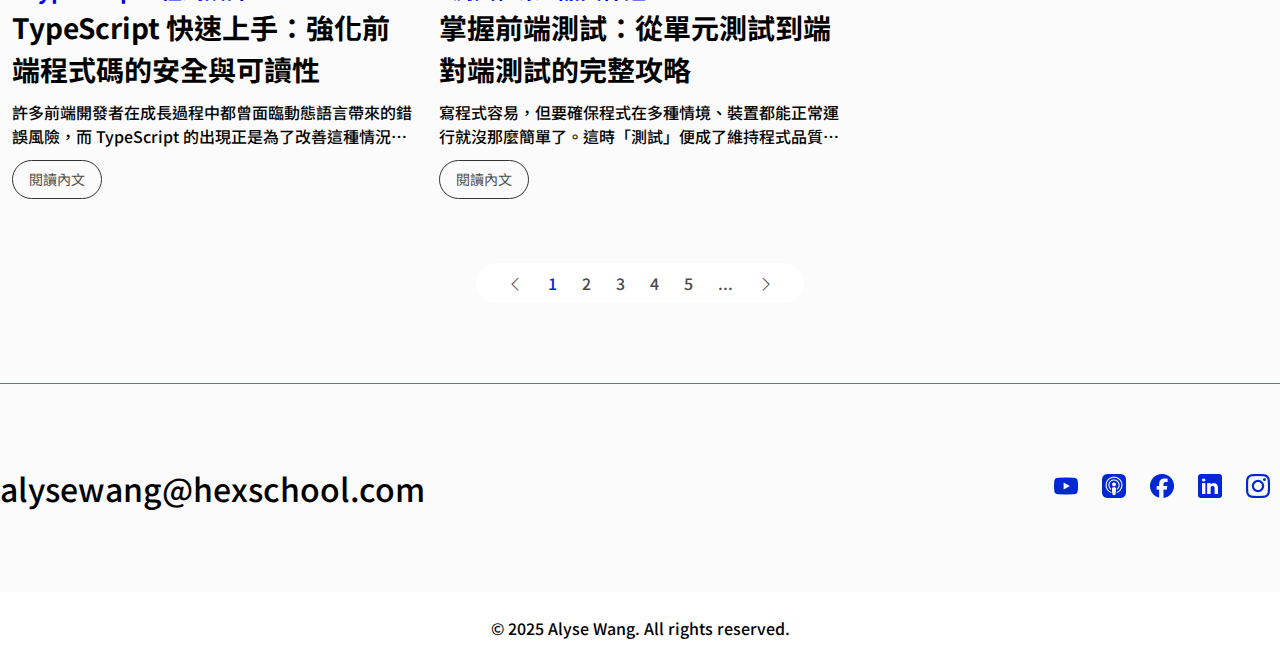
<file: blog.html>
<!DOCTYPE html>
<html lang="en">
<head>
    <!-- Google tag (gtag.js) -->
    <script async src="https://www.googletagmanager.com/gtag/js?id=G-NP2KLW67B7"></script>
    <script>
    window.dataLayer = window.dataLayer || [];
    function gtag(){dataLayer.push(arguments);}
    gtag('js', new Date());

    gtag('config', 'G-NP2KLW67B7');
    </script>
    <meta charset="UTF-8">
    <meta name="viewport" content="width=device-width, initial-scale=1.0">
    <title>Alyse Wang - Blog</title>
    <link rel="stylesheet" href="css/all.css">
</head>
<body>
    <header>
        <div class="nav-bar">
            <a href="index.html" class="nav-link">首頁</a>
            <a href="blog.html" class="nav-link">部落格</a>
        </div>
        <div class="hero-section">
            <div class="hero-section-photo-group">
                <img class="hero-section-photo" src="images/index/Hero Section.png" alt="Alyse Wang">
                <img class="hero-section-bg" src="images/index/Hero Section2.png" alt="Hero Section Background">
            </div>
            <div class="hero-section-text">
                <h1 class="hero-section-text-title">BLOG</h1>
                <p class="hero-section-text-detail">前端工程師 & 職涯諮詢師</p>
            </div>
        </div>
        <div class="highlight-card">
            <div class="highlight-card-image">
                <img src="images/blog/About Section.png" alt="最新文章前端自學">
            </div>
            <div class="highlight-card-detail">
                <time datetime="2024-10-21">2024/10/21</time>
                <div class="hashtags">
                    <a href="#" class="hashtags-link">前端開發 x 職涯成長</a>
                    <a href="#" class="popular">最新文章</a>
                </div>
                <h2 class="card-title">自學前端不用怕：從零開始的三大關鍵</h2>
                <p class="card-article">嗨，我是 Alyse，一名前端工程師兼職涯諮詢師。一直以來，我都很喜歡在部落格分享學習與工作心得，也常有讀者問：「我想轉職/自學前端，該從哪裡開始？」 其實自學的過程既自由又具挑戰性。我整理了三大關鍵，幫助你在短期內建立紮實基礎，並快速累積實戰經驗。希望能替你的前端之路帶來一些啟發與動力！</p>
                <a class="card-readmore-btn" href="blog-content.html">閱讀內文</a>
            </div>
        </div>
    </header>
    <div class="container">
        <div class="search-container">
            <i class="bi bi-search"></i>
            <input type="text" class="search-input" placeholder="搜索你感興趣的文章">
        </div>
        <ul class="container-card">
            <li class="card">
                <div class="card-image">
                    <img src="images/blog/photo4.png" alt="React 入門">
                </div>
                <time datetime="2024-10-11">2024/10/11</time>
                <div class="hashtags">
                    <a href="#" class="hashtags-link">#React</a>
                    <a href="#" class="hashtags-link">#入門基礎</a>
                </div>
                <h2 class="card-title">React 入門不再迷惘：三步驟帶你上手核心概念</h2>
                <p class="card-article">你是否對 React 感到好奇，卻苦惱於該如何正式啟動學習之路？身為前端工程師兼職涯諮詢師，我常遇到同學問我：「React 到底該怎麼入門？」為了幫大家減少摸索的時間，我整理出三個循序漸進的關鍵步驟，帶你更輕鬆地掌握 React 核心概念，真正把理論應用在實際專案中。</p>
                <a class="card-readmore-btn" href="#">閱讀內文</a>
            </li>
            <li class="card">
                <div class="card-image">
                    <img src="images/blog/photo1.png" alt="前端作品集打造指南">
                </div>
                <time datetime="2024-09-07">2024/09/07</time>
                <div class="hashtags">
                    <a href="#" class="hashtags-link">#作品集</a>
                    <a href="#" class="hashtags-link">#求職攻略</a>
                </div>
                <h2 class="card-title">前端作品集打造指南：讓你的專案成為履歷亮點</h2>
                <p class="card-article">對正在求職的前端工程師而言，作品集往往是第一個「說話」的利器。當面試官瀏覽你的網頁作品時，能夠快速了解你的程式邏輯、設計感以及解決問題的思路。我在協助多位同學優化履歷與作品集的過程中，總結出一些關鍵要素，分享給正在打造、升級作品集的你。</p>
                <a class="card-readmore-btn" href="#">閱讀內文</a>
            </li>
            <li class="card">
                <div class="card-image">
                    <img src="images/blog/photo2.png" alt="CSS設計">
                </div>
                <time datetime="2024-09-03">2024/09/03</time>
                <div class="hashtags">
                    <a href="#" class="hashtags-link">#CSS設計</a>
                    <a href="#" class="hashtags-link">#視覺體驗</a>
                </div>
                <h2 class="card-title">CSS 魔法大揭密：排版與設計的三大關鍵技巧</h2>
                <p class="card-article">在瀏覽器畫面上實現各種精美介面，一直是前端開發充滿成就感的部分。但當面臨複雜的佈局需求或是響應式設計時，往往讓人抓破頭皮。這篇文章想跟大家分享我在實務專案中累積的三大技巧，幫助你更有效率地駕馭 CSS，打造兼具美感與功能性的網頁。</p>
                <a class="card-readmore-btn" href="#">閱讀內文</a>
            </li>
            <li class="card">
                <div class="card-image">
                    <img src="images/blog/photo6.png" alt="轉職工程師學習心法">
                </div>
                <time datetime="2024-07-09">2024/07/09</time>
                <div class="hashtags">
                    <a href="#" class="hashtags-link">#轉職工程師</a>
                    <a href="#" class="hashtags-link">#學習心法</a>
                </div>
                <h2 class="card-title">前端轉職必讀：從自學者到工程師的心路歷程</h2>
                <p class="card-article">能夠憑藉自學進入前端領域，聽起來令人振奮，但實際過程中可能遇到的挫折與疑慮，卻常常令人猶豫。回想當初我也是對程式一竅不通，卻在興趣的驅使下毅然踏上自學之路。今天想透過這篇文章，分享我的轉職經驗和一些調適心態的秘訣，盼能為有心投入前端領域的你提供一些力量與方向。</p>
                <a class="card-readmore-btn" href="#">閱讀內文</a>
            </li>
            <li class="card">
                <div class="card-image">
                    <img src="images/blog/photo3.png" alt="工程師求職面試準備">
                </div>
                <time datetime="2024-07-08">2024/07/08</time>
                <div class="hashtags">
                    <a href="#" class="hashtags-link">#面試準備</a>
                    <a href="#" class="hashtags-link">#工程師求職</a>
                    <a href="#" class="popular">人氣文章</a>
                </div>
                <h2 class="card-title">前端面試不再慌：破解常見提問的三大策略</h2>
                <p class="card-article">面試前端工程師時，你或許擔心被問到各種刁鑽的技術題目，或是擔憂無法在短時間內展現實力。其實，許多面試官關注的重點並不僅是程式碼本身，更包含問題解決的流程與溝通能力。這篇文章將分享我在面試過程中常見的三大難題，以及如何以更具條理的方式回應，讓你在面試場合中脫穎而出。</p>
                <a class="card-readmore-btn" href="#">閱讀內文</a>
            </li>
            <li class="card">
                <div class="card-image">
                    <img src="images/blog/photo5.png" alt="Vue3 新手指南">
                </div>
                <time datetime="2024-06-29">2024/06/29</time>
                <div class="hashtags">
                    <a href="#" class="hashtags-link">#Vue3</a>
                    <a href="#" class="hashtags-link">#框架學習</a>
                </div>
                <h2 class="card-title">Vue 3 新手指南：快速掌握 Composition API 與關鍵特色</h2>
                <p class="card-article">許多前端開發者對 Vue 一直情有獨鍾，因為它易上手又靈活。隨著 Vue 3 上線，Composition API 的導入更是大幅提升可讀性與維護性。這篇文章將帶你快速瞭解 Vue 3 的獨特魅力，並透過簡單範例幫助你更順利地切換到新版本的思維模式。</p>
                <a class="card-readmore-btn" href="#">閱讀內文</a>
            </li>
            <li class="card">
                <div class="card-image">
                    <img src="images/blog/photo9.png" alt="Git版本控制">
                </div>
                <time datetime="2024-05-04">2024/05/04</time>
                <div class="hashtags">
                    <a href="#" class="hashtags-link">#Git</a>
                    <a href="#" class="hashtags-link">#協作流程</a>
                </div>
                <h2 class="card-title">Git 與版本控制：前端協作的必修課</h2>
                <p class="card-article">當你從一人開發晉升到多人合作，版本控制的好壞往往決定了專案的順暢度。Git 不僅能記錄程式碼變動，更能確保每位成員都在正確的分支上完成任務。透過這篇文章，你將了解常見的 Git 流程，並學會在前端專案中輕鬆管理與協作。</p>
                <a class="card-readmore-btn" href="#">閱讀內文</a>
            </li>
            <li class="card">
                <div class="card-image">
                    <img src="images/blog/photo7.png" alt="SEO網頁曝光">
                </div>
                <time datetime="2024-05-01">2024/05/01</time>
                <div class="hashtags">
                    <a href="#" class="hashtags-link">#SEO</a>
                    <a href="#" class="hashtags-link">#網頁曝光</a>
                </div>
                <h2 class="card-title">SEO 與前端最佳實踐：讓搜尋引擎看見你的網站</h2>
                <p class="card-article">即使你的網站擁有優美的介面與強大的功能，如果在搜尋引擎上找不到它，那就形同隱形。身為前端工程師，瞭解基本的 SEO 概念與技術是讓網站脫穎而出的關鍵。這篇文章將分享我在前端實作時，常用的 SEO 小技巧與實務做法，幫助你顯著提升網站曝光度。</p>
                <a class="card-readmore-btn" href="#">閱讀內文</a>
            </li>
            <li class="card">
                <div class="card-image">
                    <img src="images/blog/photo8.png" alt="自動化測試">
                </div>
                <time datetime="2024-02-17">2024/02/17</time>
                <div class="hashtags">
                    <a href="#" class="hashtags-link">#專案維護</a>
                    <a href="#" class="hashtags-link">#自動化測試</a>
                </div>
                <h2 class="card-title">穩定前端環境的祕訣：依賴管理與自動化流程</h2>
                <p class="card-article">前端世界日新月異，第三方套件與工具種類繁多，一個不留神就可能引爆依賴衝突。為了確保專案長期維護的穩定度，建立一套良好的依賴管理與自動化流程至關重要。在本文中，我會分享從套件更新到測試部署的實務經驗，讓你在開發時不再手忙腳亂。</p>
                <a class="card-readmore-btn" href="#">閱讀內文</a>
            </li>
            <li class="card">
                <div class="card-image">
                    <img src="images/blog/photo11.png" alt="TypeScript程式設計">
                </div>
                <time datetime="2024-02-17">2024/02/17</time>
                <div class="hashtags">
                    <a href="#" class="hashtags-link">#TypeScript</a>
                    <a href="#" class="hashtags-link">#程式設計</a>
                </div>
                <h2 class="card-title">TypeScript 快速上手：強化前端程式碼的安全與可讀性</h2>
                <p class="card-article">許多前端開發者在成長過程中都曾面臨動態語言帶來的錯誤風險，而 TypeScript 的出現正是為了改善這種情況。它能在開發階段即發現型別錯誤，並帶來更友善的程式碼提示。本篇文章將介紹如何在前端專案中導入 TypeScript，並透過真實案例展示它為開發流程帶來的優勢。</p>
                <a class="card-readmore-btn" href="#">閱讀內文</a>
            </li>
            <li class="card">
                <div class="card-image">
                    <img src="images/blog/photo10.png" alt="測試框架">
                </div>
                <time datetime="2024-02-07">2024/02/07</time>
                <div class="hashtags">
                    <a href="#" class="hashtags-link">#測試框架</a>
                    <a href="#" class="hashtags-link">#品質保證</a>
                </div>
                <h2 class="card-title">掌握前端測試：從單元測試到端對端測試的完整攻略</h2>
                <p class="card-article">寫程式容易，但要確保程式在多種情境、裝置都能正常運行就沒那麼簡單了。這時「測試」便成了維持程式品質的關鍵環節。從最基礎的單元測試，到模擬使用者行為的端對端測試，每一種測試方式都有它的價值與最佳應用情境。本文將帶你認識不同類型的前端測試工具，以及如何在開發流程中實踐自動化測試，打造更穩定、可預期的專案。</p>
                <a class="card-readmore-btn" href="#">閱讀內文</a>
            </li>
            <li class="card"></li>
        </ul>
        <div class="pages">
            <ul class="pages-index">
                <li class="pages-number"><a href="#"><i class="bi bi-chevron-left"></i></a></li>
                <li class="pages-number"><a href="#" style="color: #0027D5;">1</a></li>
                <li class="pages-number"><a href="#">2</a></li>
                <li class="pages-number"><a href="#">3</a></li>
                <li class="pages-number"><a href="#">4</a></li>
                <li class="pages-number"><a href="#">5</a></li>
                <li class="pages-number"><a href="#">...</a></li>
                <li class="pages-number"><a href="#"><i class="bi bi-chevron-right"></i></a></li>
            </ul>
            
        </div>
    </div>
    <footer>
        <div class="contact">
            <p class="contact-mail"><a href="mailto:alysewang@hexschool.com">alysewang@hexschool.com</a></p>
            <ul class="contact-social">
                <li class="contact-social-link"><a href="#"><img src="images/index/yt.png" alt="Youtube"></a></li>
                <li class="contact-social-link"><a href="#"><img src="images/index/ap.png" alt="Apple Podcast"></a></li>
                <li class="contact-social-link"><a href="#"><img src="images/index/fb.png" alt="Facebook"></a></li>
                <li class="contact-social-link"><a href="#"><img src="images/index/li.png" alt="LinkedIn"></a></li>
                <li class="contact-social-link"><a href="#"><img src="images/index/ig.png" alt="Instagram"></a></li>
            </ul>
        </div>
        <p class="footer-footer">© 2025 Alyse Wang. All rights reserved.</p>
    </footer>
</body>
</html>
</file>
<file: css/all.css>
/* http://meyerweb.com/eric/tools/css/reset/ 
   v2.0 | 20110126
   License: none (public domain)
*/
@import url("https://fonts.googleapis.com/css2?family=Noto+Sans+TC&family=Noto+Serif+TC:wght@200;400;500&display=swap");
@import url("https://cdn.jsdelivr.net/npm/bootstrap-icons@1.13.1/font/bootstrap-icons.min.css");
html, body, div, span, applet, object, iframe,
h1, h2, h3, h4, h5, h6, p, blockquote, pre,
a, abbr, acronym, address, big, cite, code,
del, dfn, em, img, ins, kbd, q, s, samp,
small, strike, strong, sub, sup, tt, var,
b, u, i, center,
dl, dt, dd, ol, ul, li,
fieldset, form, label, legend,
table, caption, tbody, tfoot, thead, tr, th, td,
article, aside, canvas, details, embed,
figure, figcaption, footer, header, hgroup,
menu, nav, output, ruby, section, summary,
time, mark, audio, video {
  margin: 0;
  padding: 0;
  border: 0;
  font-size: 100%;
  font: inherit;
  vertical-align: baseline;
}

/* HTML5 display-role reset for older browsers */
article, aside, details, figcaption, figure,
footer, header, hgroup, menu, nav, section {
  display: block;
}

body {
  line-height: 1;
}

ol, ul {
  list-style: none;
}

blockquote, q {
  quotes: none;
}

blockquote:before, blockquote:after,
q:before, q:after {
  content: "";
  content: none;
}

table {
  border-collapse: collapse;
  border-spacing: 0;
}

*, *:before, *:after {
  box-sizing: border-box;
}

body {
  font-family: "Noto Sans TC", "Microsoft JhengHei", PingFang, STHeiti, sans-serif, serif;
  line-height: 1.5;
  background: #FBFBFB;
}

header {
  max-width: 1920px;
  margin: 0 auto;
}

.nav-bar {
  height: 90px;
  display: flex;
  justify-content: center;
  align-items: center;
  padding: 24px 80px;
  gap: 40px;
}
.nav-link {
  display: block;
  text-decoration: none;
  font-weight: 700;
  font-size: 28px;
  text-align: center;
  color: #000;
}

.hero-section {
  margin: 0 auto;
  position: relative;
  display: flex;
}
.hero-section-photo-group {
  display: flex;
}
.hero-section img {
  max-width: 50%;
  -o-object-fit: cover;
     object-fit: cover;
  display: block;
}
.hero-section-text {
  position: absolute;
  left: 53%;
  top: 30%;
  color: #0027d5;
}
.hero-section-text-title {
  font-size: clamp(28px, 6vw, 120px);
  font-weight: 900;
  text-wrap: nowrap;
}
.hero-section-text-detail {
  font-size: clamp(1rem, 2vw, 2rem);
  font-weight: 700;
}
.hero-section-intro {
  max-width: 55%;
  position: absolute;
  right: 5%;
  bottom: -20%;
  background: #FFFFFF;
  padding: 80px 40px;
}
.hero-section-intro ul {
  padding: 10px;
}
.hero-section-intro p {
  font-size: clamp(20px, 1.5vw, 1.8rem);
  font-weight: 500;
  margin-bottom: 16px;
}
.hero-section-intro img {
  transform: scale(2);
}

.highlight-card {
  display: flex;
  justify-content: center;
  align-items: center;
  gap: 24px;
  border: 1px solid #6C757D;
}
.highlight-card-image {
  max-width: calc(50% - 12px);
  flex: 1;
}
.highlight-card-image img {
  display: block;
  -o-object-fit: cover;
     object-fit: cover;
  width: 100%;
  height: 100%;
}
.highlight-card-detail {
  flex: 1;
}

.container {
  width: 100%;
  max-width: 1296px;
  margin: 0 auto;
  padding: 80px 12px;
  clear: both;
}
.container-title {
  font-size: 64px;
  font-weight: 700;
  margin-top: 30px;
  margin-bottom: 40px;
}
.container-title-mt160 {
  margin-top: 160px;
}
.container-card {
  width: 100%;
  display: flex;
  flex-wrap: wrap;
  gap: 24px;
  margin-bottom: 24px;
  position: relative;
}
.container-service {
  display: flex;
  flex-direction: column;
  gap: 64px;
  width: 100%;
  padding-left: 110px;
  padding-right: 110px;
}

.article-container {
  max-width: 636px;
  margin: 0 auto;
}
.article-container h3 {
  color: #0027d5;
  font-weight: 700;
  font-size: 28px;
}
.article-container p {
  font-weight: 500;
}
.article-container-img {
  margin-top: 32px;
  margin-bottom: 24px;
}
.article-container-title-1st {
  margin-bottom: 24px;
}
.article-container-conclusion {
  margin-top: 24px;
  margin-bottom: 24px;
}
.article-container-conclusion a {
  color: #0027d5;
}

.article-block {
  margin-top: 24px;
  margin-bottom: 24px;
}
.article-block h4 {
  font-weight: 700;
  font-size: 20px;
  margin-bottom: 12px;
}
.article-block p {
  margin-bottom: 8px;
}
.article-block a {
  text-decoration: none;
  color: #0027d5;
}

.list-title {
  margin-bottom: 0 !important;
}
.list-number {
  list-style-type: decimal;
  list-style-position: inside;
}
.list-disc {
  list-style-type: disc;
  list-style-position: inside;
}
.list-disc-extension {
  margin-top: 24px;
}

.change-page {
  display: flex;
  justify-content: space-between;
  margin-top: 40px;
}
.change-page a {
  display: block;
  text-decoration: none;
  height: 40px;
  width: 108px;
  border: 1px solid #000000;
  border-radius: 40px;
  padding: 8px 16px;
  color: #4B4B4B;
}
.change-page a:hover {
  background-color: #f0f0f0;
}

.note-block {
  padding: 24px;
  border-radius: 24px;
  background: #EDEDED;
}

.services {
  display: grid;
  grid-template-columns: 3fr 2fr;
  align-items: center;
  gap: 0;
  margin-bottom: 24px;
  grid-template-areas: "image info";
}
.services img {
  grid-area: image;
  -o-object-fit: cover;
     object-fit: cover;
  width: 100%;
}
.services-info {
  grid-area: info;
  max-width: 100%;
  background: #FFFFFF;
  z-index: 5;
  padding: 24px;
}
.services-info-ml {
  margin-left: -40px;
}
.services-info-mr {
  margin-right: -40px;
}
.services-info i {
  font-size: 40px;
  line-height: 1;
  color: #0027d5;
}
.services-info h3 {
  font-size: 28px;
  font-weight: 700;
  height: 42px;
  margin-bottom: 8px;
}
.services-info p {
  font-weight: 500;
  color: #4B4B4B;
  min-width: 0;
  width: 100%;
}
.services-mr {
  grid-template-areas: "info image";
  grid-template-columns: 2fr 3fr;
}

.direct-contact {
  text-align: right;
}
.direct-contact-us {
  text-decoration: none;
  font-size: 28px;
  font-weight: 700;
  color: #000000;
}

.search-container {
  max-width: 416px;
  height: 56px;
  padding: 14px;
  border: 1px solid #4B4B4B;
  border-radius: 40px;
  display: flex;
  justify-content: center;
  position: relative;
}
.search-container i {
  position: absolute;
  left: 12px;
  font-size: 24px;
  line-height: 1;
}
.search-input {
  border: none;
  outline: none;
  width: 318px;
  height: 28px;
}
.search-input::-moz-placeholder {
  font-size: 16px;
  font-weight: bold;
  color: #4B4B4B;
}
.search-input::placeholder {
  font-size: 16px;
  font-weight: bold;
  color: #4B4B4B;
}

.carousel-wrapper {
  position: relative;
}

.card {
  width: calc((100% - 48px) / 3);
  margin: 40px auto;
}
.card-image {
  width: 100%;
  height: 200px;
  margin-bottom: 10px;
}
.card-image img {
  -o-object-fit: cover;
     object-fit: cover;
  -o-object-position: center;
     object-position: center;
  width: 100%;
  height: 100%;
}
.card-title {
  font-size: 28px;
  font-weight: bold;
}
.card-article {
  font-weight: 500;
  display: -webkit-box;
  -webkit-box-orient: vertical;
  -webkit-line-clamp: 2;
  overflow: hidden;
  margin-top: 10px;
  margin-bottom: 12px;
}
.card-readmore-btn {
  text-decoration: none;
  display: inline-block;
  padding: 8px 16px;
  border: 1px solid #333;
  border-radius: 30px;
  background-color: transparent;
  cursor: pointer;
  font-size: 14px;
  transition: background-color 0.3s;
  color: #4B4B4B;
}
.card-readmore-btn:hover {
  background-color: #f0f0f0;
}

.arrows {
  display: flex;
  justify-content: space-between;
  align-items: center;
  position: absolute;
  width: 100%;
  top: 45%;
  transform: translateY(-50%);
}

.arrow-left {
  position: absolute;
  top: 45%;
  left: -5%;
}
.arrow-left i {
  font-size: 40px;
  color: #B2BEF2;
}

.arrow-right {
  position: absolute;
  top: 45%;
  right: -5%;
}
.arrow-right i {
  font-size: 40px;
  color: #0027d5;
}
.arrow-right a:hover i {
  color: #3c60ff;
}

time {
  font-weight: 500;
  font-size: 14px;
}

.hashtags {
  display: flex;
  align-items: center;
  flex-wrap: wrap;
}
.hashtags-link {
  display: block;
  text-decoration: none;
  font-size: 22px;
  font-weight: bold;
  padding-right: 5px;
}

.popular {
  padding: 6px 12px;
  text-align: center;
  border-radius: 40px;
  font-size: 14px;
  font-weight: bold;
  color: white;
  background: #0027d5;
  text-decoration: none;
}

.pages {
  width: 328px;
  margin: 0 auto;
}
.pages-index {
  display: flex;
  justify-content: center;
  align-items: center;
  gap: 25px;
  background: #FFFFFF;
  padding: 8px 20px;
  border-radius: 40px;
}
.pages-number a {
  color: #4B4B4B;
  font-weight: 500;
  text-decoration: none;
}
.pages-number a:hover {
  color: #7e7e7e;
}

.appointment {
  position: relative;
  display: flex;
  align-items: center;
}
.appointment-img {
  display: inline-block;
  background: #EDEDED;
  padding: 24px;
}
.appointment-img img {
  display: block;
  -o-object-fit: cover;
     object-fit: cover;
}
.appointment-text {
  position: absolute;
  width: 526px;
  height: 296px;
  background: #FFFFFF;
  padding: 80px 40px;
  display: flex;
  flex-direction: column;
  gap: 24px;
  justify-content: center;
  top: 5%;
  right: 15%;
}
.appointment-text i {
  font-size: 40px;
  color: #0027d5;
}
.appointment-text p {
  font-weight: 700;
}
.appointment-now {
  width: 526px;
  height: 312px;
  padding: 80px 40px;
  position: absolute;
  bottom: 5%;
  right: -2%;
  background: #F5F5F5;
  display: flex;
  flex-direction: column;
  justify-content: center;
  gap: 24px;
}
.appointment-now i {
  font-size: 40px;
  color: #0027d5;
}
.appointment-now p {
  font-weight: 700;
}
.appointment-now-btn {
  display: block;
  text-decoration: none;
  text-wrap: nowrap;
  width: 128px;
  height: 40px;
  border: 1px solid #0027d5;
  border-radius: 40px;
  padding: 7px 16px;
  background: #FFFFFF;
  font-weight: 700;
  color: #0027d5;
  line-height: 1.5;
}
.appointment-now-btn:hover {
  background: #B2BEF2;
}

.podcasts {
  background: #F5F5F5;
  margin-top: 48px;
  padding: 24px;
}
.podcasts-group {
  display: flex;
  justify-content: space-between;
  gap: 24px;
}
.podcasts-podcast {
  width: calc((100% - 24px) / 4);
  display: flex;
  flex-direction: column;
  gap: 16px;
}
.podcasts-podcast img {
  width: 80px;
  height: 80px;
}
.podcasts-podcast-text {
  padding-bottom: 16px;
  border-bottom: 1px solid #4B4B4B;
  text-wrap: nowrap;
}
.podcasts-podcast-text h4 {
  font-size: 24px;
  font-weight: 700;
}
.podcasts-podcast-text i {
  color: #0027d5;
}
.podcasts-podcast-text p {
  margin-top: 8px;
  color: #4B4B4B;
  font-weight: 500;
}
.podcasts-podcast a {
  text-decoration: none;
  width: 160px;
  height: 40px;
  border: 1px solid #000000;
  border-radius: 40px;
  color: #4B4B4B;
  font-weight: 500;
  padding: 8px 16px;
  text-wrap: nowrap;
}
.podcasts-podcast a:hover {
  background: #4B4B4B;
  color: white;
}

.footer-hero-part {
  width: 100%;
  position: relative;
  display: flex;
  border-top: 1px solid #6C757D;
}
.footer-hero-part img {
  width: 50%;
  -o-object-fit: cover;
     object-fit: cover;
  display: block;
}

.hero-part-text {
  width: 800px;
  height: 490px;
  padding: 80px;
  background: #FFFFFF;
  position: absolute;
  top: 20%;
  right: 4%;
  display: flex;
  flex-direction: column;
  justify-content: center;
  gap: 16px;
}
.hero-part-text-title {
  font-size: 64px;
  font-weight: 700;
}
.hero-part-text-detail {
  font-size: 20px;
  font-weight: 500;
}
.hero-part-text input {
  width: 640px;
  height: 46px;
  background: #F1F1F1;
  font-size: 20px;
  display: flex;
  align-items: center;
  margin-bottom: 10px;
  padding: 0 10px;
  border: none;
  outline: none;
}
.hero-part-text input::-moz-placeholder {
  font-size: 20px;
}
.hero-part-text input::placeholder {
  font-size: 20px;
}
.hero-part-text a {
  text-decoration: none;
  width: 96px;
  height: 40px;
  color: #0027d5;
  font-weight: 700;
  background: #FFFFFF;
  border: 1px solid #0027d5;
  border-radius: 40px;
  text-wrap: nowrap;
  padding: 8px 16px;
  line-height: 1.2;
}
.hero-part-text a:hover {
  background: #0027d5;
  color: white;
}

footer {
  width: 100%;
  max-width: 1920px;
  margin: 0 auto;
  border-top: 1px solid #6C757D;
}

.contact {
  display: flex;
  justify-content: space-between;
  align-items: center;
  width: 100%;
  max-width: 1296px;
  height: 208px;
  margin: 0 auto;
}
.contact-mail {
  font-size: 32px;
  font-weight: 500;
}
.contact-mail a {
  text-decoration: none;
  color: #000000;
}
.contact-mail a:hover {
  color: #333333;
  font-weight: bold;
}
.contact-social {
  display: flex;
  gap: 4px;
}

.contactme {
  width: 100%;
  max-width: 1296px;
  margin: 0 auto;
  padding-top: 80px;
  padding-bottom: 80px;
}
.contactme-title {
  font-size: 64px;
  font-weight: 700;
  margin-top: 40px;
}
.contactme-social-link {
  max-width: 1296px;
  height: 60px;
  border-bottom: 1px solid #000000;
}
.contactme-social-link-text {
  display: flex;
  align-items: center;
}
.contactme-social-link-text img {
  margin-right: 6px;
}
.contactme-social-link a {
  display: flex;
  justify-content: space-between;
  align-items: center;
  height: 100%;
  text-decoration: none;
  font-size: 28px;
  font-weight: 700;
  color: #000000;
  word-spacing: 8px;
}
.contactme-social-link a:hover {
  background: radial-gradient(ellipse, #c5d5fa, #FFFFFF);
}
.contactme-social-link i {
  font-size: 24px;
}

.footer-footer {
  width: 100%;
  height: 72px;
  text-align: center;
  font-weight: 500;
  background: #FFFFFF;
  display: grid;
  place-items: center;
}
.footer-footer-index {
  border-top: 1px solid #6C757D;
}

@media screen and (max-width: 1420px) {
  .arrows {
    position: static;
    margin-top: 20px;
    justify-content: center;
    gap: 20px;
    transform: none;
  }
  .arrow-left,
  .arrow-right {
    position: static;
  }
  .appointment-now {
    right: 0;
  }
}
@media screen and (max-width: 1200px) {
  .hero-section-intro {
    padding: 20px 10px;
  }
  .hero-section-intro p {
    font-size: clamp(1rem, 1vw, 20px);
    margin-bottom: 8px;
  }
  .hero-section-intro img {
    transform: scale(1.5);
  }
  .container {
    padding-bottom: 40px;
  }
  .container-title {
    margin-top: 0;
  }
  .container-title-mt160 {
    margin-top: 200px;
  }
  .container-card {
    flex-direction: column;
    align-items: center;
  }
  .services img {
    height: auto;
    min-height: 250px;
    width: 100%;
    max-width: 100%;
  }
  .services-info {
    max-width: 100%;
  }
  .services-info-ml {
    margin-left: 0;
  }
  .services-info-mr {
    margin-right: 0;
  }
  .card {
    width: calc((100% - 24px) / 2);
  }
  .card-blog {
    width: 98%;
    margin-top: 0;
    margin-bottom: 0;
  }
  .card-hide {
    display: none;
  }
  .appointment {
    flex-direction: column;
  }
  .appointment-img {
    width: 100%;
    max-width: 100%;
  }
  .appointment-img img {
    width: 100%;
    height: 578px;
    -o-object-fit: cover;
       object-fit: cover;
    -o-object-position: center;
       object-position: center;
  }
  .appointment-text, .appointment-now {
    width: 100%;
    height: auto;
    max-width: 100%;
    position: static;
    padding: 40px;
    margin: 0 5px;
  }
  .appointment-now {
    margin-top: 12px;
  }
  .podcasts-group {
    flex-wrap: wrap;
  }
  .podcasts-podcast {
    width: calc((100% - 24px) / 2);
  }
  .podcasts-podcast-text {
    text-wrap: nowrap;
  }
  .hero-part-text {
    width: 600px;
    padding: 40px;
    height: 400px;
  }
  .hero-part-text input {
    width: 90%;
    max-width: 90%;
  }
  .contactme {
    padding-left: 20px;
    padding-right: 20px;
  }
}
@media screen and (max-width: 768px) {
  .hero-section-index {
    display: block;
  }
  .hero-section-text-index {
    top: 20%;
  }
  .hero-section-intro {
    position: static;
    max-width: 100%;
  }
  .hero-section-intro p {
    font-size: 1rem;
    margin-bottom: 4px;
  }
  .hero-section-intro img {
    transform: scale(1.5);
  }
  .container {
    padding-top: 40px;
  }
  .container-title {
    font-size: 48px;
    text-wrap: nowrap;
  }
  .container-title-wrap {
    width: 200px;
    text-wrap: wrap !important;
  }
  .container-service {
    padding-left: 5px;
    padding-right: 5px;
  }
  .article-container img {
    width: 100%;
    max-width: 100%;
  }
  .services {
    grid-template-columns: 1fr;
    grid-template-areas: "image" "info";
    gap: 16px;
  }
  .services-mr {
    grid-template-areas: "image" "info";
    grid-template-columns: 1fr;
  }
  .services img {
    width: 100%;
    height: auto;
    -o-object-fit: cover;
       object-fit: cover;
  }
  .services-info {
    width: 100%;
    margin-left: 0 !important;
    margin-right: 0 !important;
    padding: 16px;
    box-sizing: border-box;
  }
  .card {
    width: 100%;
  }
  .arrows {
    justify-content: flex-end;
  }
  .contact {
    flex-direction: column;
    justify-content: center;
  }
  .contact-mail {
    font-size: 26px;
  }
  .appointment-text {
    position: relative;
    margin-top: -30%;
    right: 0;
  }
  .podcasts-group {
    flex-direction: column;
  }
  .podcasts-podcast {
    width: 98%;
  }
  .footer-hero-part {
    position: static;
    display: block;
  }
  .footer-hero-part img {
    width: 100%;
    max-width: 100%;
  }
  .hero-part-bg {
    display: none !important;
  }
  .hero-part-text {
    position: static;
    width: 98%;
    padding: 20px;
    height: 400px;
  }
  .hero-part-text input {
    width: 95%;
    max-width: 90%;
  }
  .hero-part-text-container {
    position: relative;
    width: 100%;
    display: flex;
    justify-content: center;
    align-items: center;
    background-image: url("../images/index/Hero Section2.png");
    background-size: cover;
    background-position: center;
    padding: 20px;
  }
  .hero-part-text-title {
    font-size: 48px;
  }
  .search-input {
    width: 270px;
  }
  .contactme {
    padding-top: 10px;
  }
  .contactme-title {
    font-size: 48px;
  }
  .contactme-social-link {
    height: 100px;
  }
  .contactme-social-link a {
    margin-top: 20px;
    display: block;
    font-size: 26px;
  }
  .contactme-social-link-1th {
    height: 128px;
  }
}
@media screen and (max-width: 375px) {
  .wrap {
    padding: 0 8px;
  }
  .hero-section {
    flex-direction: column;
    align-items: center;
  }
  .hero-section-bg {
    height: 180px;
  }
  .hero-section-bg-index {
    height: auto;
  }
  .hero-section-text {
    left: 8%;
    top: 70%;
  }
  .hero-section-text-index {
    left: 8%;
    top: 53%;
  }
  .hero-section-text-title {
    font-size: 52px;
    font-weight: 900;
  }
  .hero-section-text-detail {
    font-size: 28px;
    font-weight: 700;
  }
  .hero-section-photo-group {
    flex-direction: column;
    align-items: center;
  }
  .hero-section-photo-group img {
    max-width: 100%;
    width: 100%;
    aspect-ratio: 1/1;
    -o-object-position: right;
       object-position: right;
  }
  .hero-section-intro {
    position: absolute;
    left: 5%;
    bottom: -25%;
  }
  .hero-section-intro p {
    font-size: 24px;
  }
  .highlight-card {
    flex-direction: column;
    border: 1px solid #6C757D;
  }
  .highlight-card-image {
    max-width: 100%;
  }
  .highlight-card-image img {
    height: 375px;
  }
  .highlight-card-detail {
    padding: 40px 12px;
  }
  .article-container img {
    aspect-ratio: 1/1;
    -o-object-fit: cover;
       object-fit: cover;
  }
  .search-container {
    margin-bottom: 35px;
  }
  .search-input {
    width: 253px;
  }
  .card {
    margin-top: 5px;
    margin-bottom: 5px;
  }
  .appointment-text {
    margin-top: -50%;
  }
  .pages-number a {
    font-size: 20px;
  }
  .contact {
    display: none;
  }
}
@media screen and (max-width: 768px) {
  .container-title {
    font-size: 48px;
    text-wrap: nowrap;
  }
  .container-service {
    padding-left: 5px;
    padding-right: 5px;
  }
  .services {
    grid-template-columns: 1fr;
    grid-template-areas: "image" "info";
    gap: 16px;
  }
  .services-mr {
    grid-template-areas: "image" "info";
    grid-template-columns: 1fr;
  }
  .services img {
    width: 100%;
    height: auto;
    -o-object-fit: cover;
       object-fit: cover;
  }
  .services-info {
    width: 100%;
    margin-left: 0 !important;
    margin-right: 0 !important;
    padding: 16px;
    box-sizing: border-box;
  }
}/*# sourceMappingURL=all.css.map */
</file>
